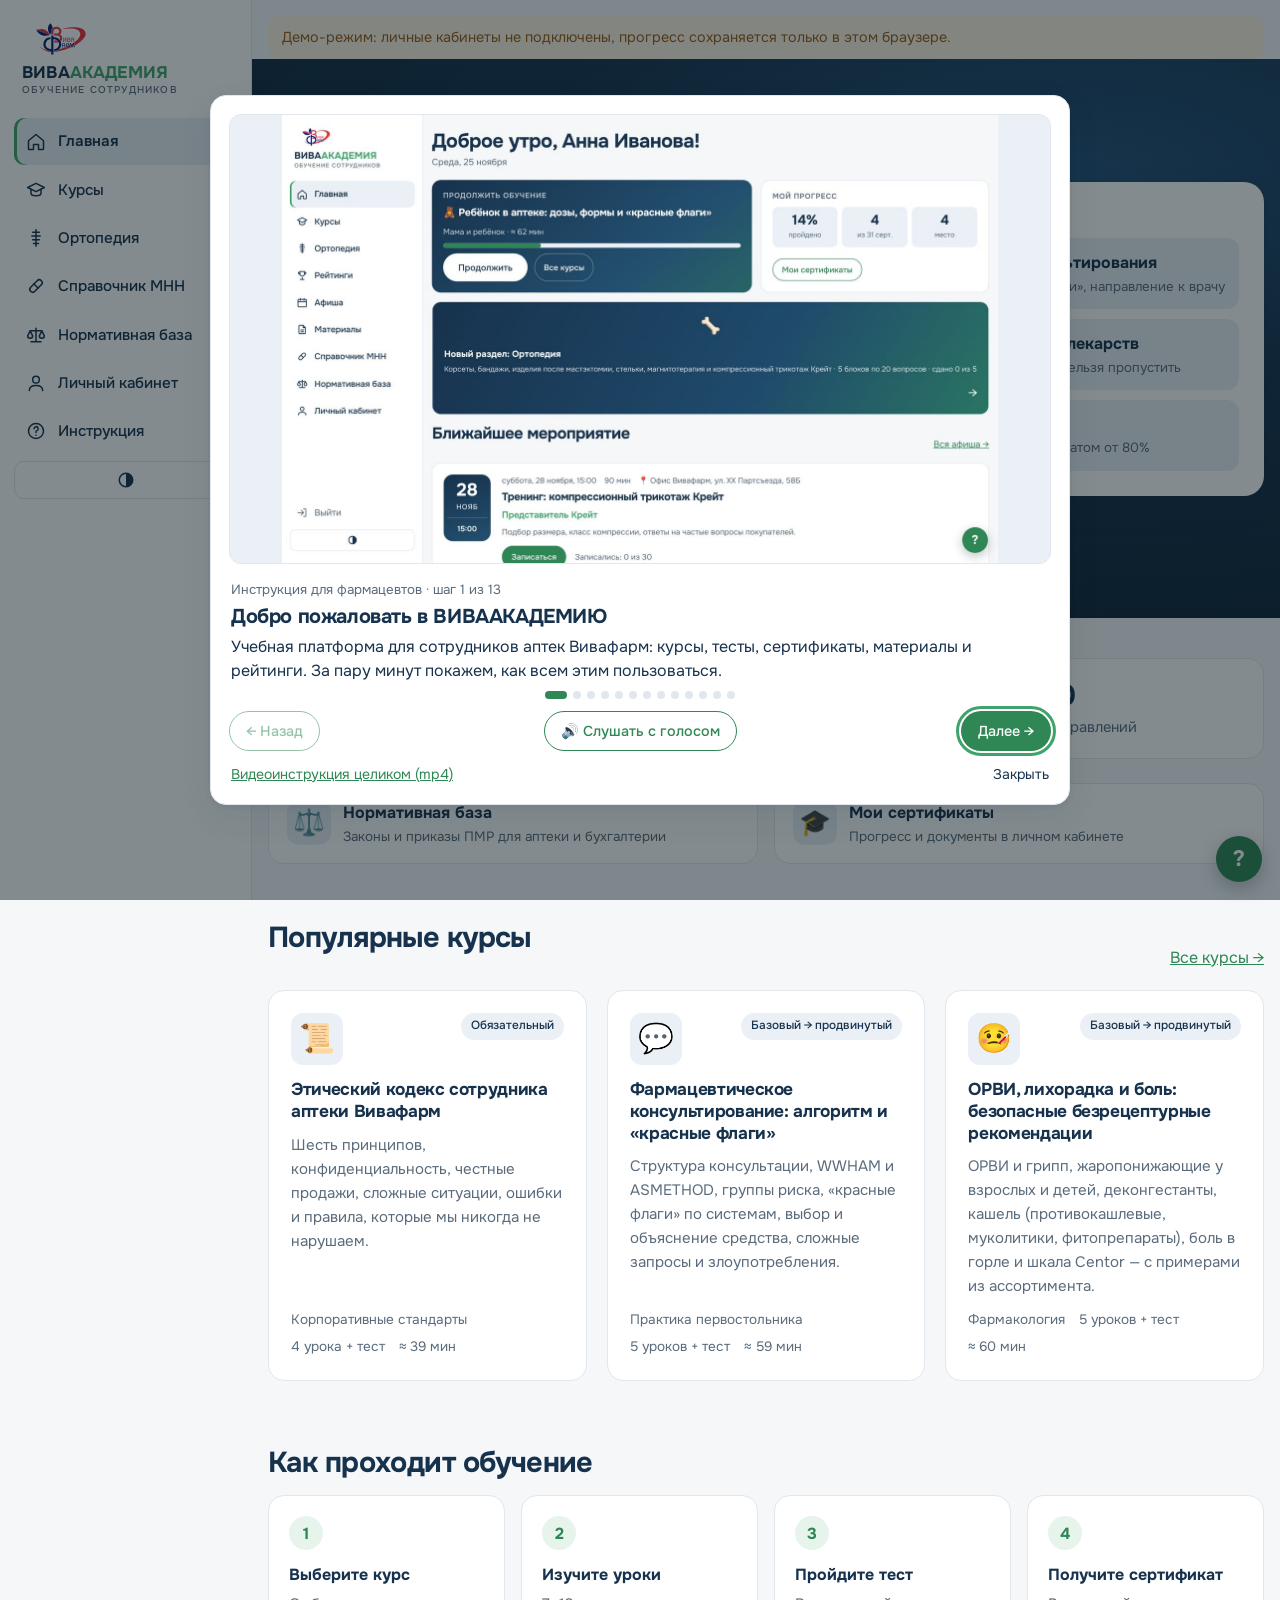
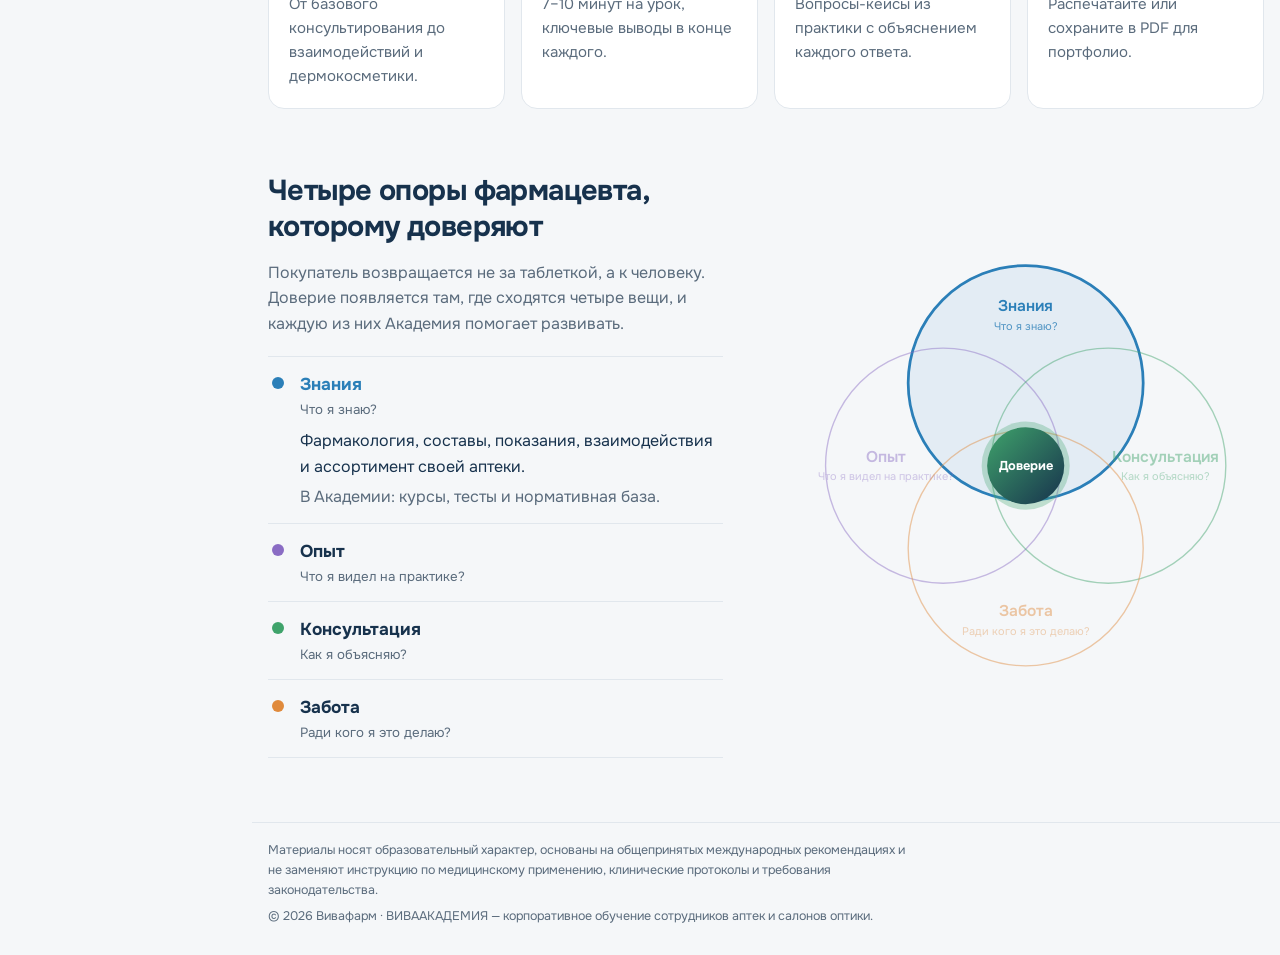
<file: academy/index.html>
<!DOCTYPE html>
<html lang="ru">
<head>
  <meta charset="UTF-8">
  <meta name="viewport" content="width=device-width, initial-scale=1, viewport-fit=cover">
  <title>ВИВААКАДЕМИЯ — обучение сотрудников Вивафарм</title>
  <meta name="description" content="ВИВААКАДЕМИЯ — обучающая платформа сети аптек «Вивафарм»: курсы для фармацевтов и провизоров, тесты и сертификаты.">
  <meta name="theme-color" content="#17324d">
  <link rel="icon" type="image/svg+xml" href="img/logo-vivafarm.svg">
  <link rel="manifest" href="manifest.webmanifest">
  <link rel="apple-touch-icon" href="img/icon-180.png">
  <meta name="apple-mobile-web-app-capable" content="yes">
  <meta name="mobile-web-app-capable" content="yes">
  <meta name="apple-mobile-web-app-title" content="ВиваАкадемия">
  <meta name="apple-mobile-web-app-status-bar-style" content="default">
  <link rel="preconnect" href="https://fonts.googleapis.com">
  <link rel="preconnect" href="https://fonts.gstatic.com" crossorigin>
  <link href="https://fonts.googleapis.com/css2?family=Onest:wght@400;500;600;700&display=swap" rel="stylesheet">
  <link rel="stylesheet" href="css/style.css?v=__VERSION__">
</head>
<body>
  <a class="skip" href="#app">Перейти к содержанию</a>

  <header class="topbar">
    <div class="wrap topbar__inner">
      <a class="logo" href="#/" aria-label="ВИВААКАДЕМИЯ — на главную">
        <img class="logo__img" src="img/logo-vivafarm.svg" alt="Вивафарм" width="88" height="38">
        <span class="logo__divider" aria-hidden="true"></span>
        <span class="logo__text">ВИВА<b>АКАДЕМИЯ</b><small>обучение сотрудников</small></span>
      </a>
      <button class="menu-btn" aria-expanded="false" aria-controls="nav" aria-label="Меню">
        <span></span><span></span><span></span>
      </button>
      <nav id="nav" class="nav">
        <a href="#/" data-nav="home"><svg class="ico" viewBox="0 0 24 24" aria-hidden="true"><path d="M3 10.5 12 3l9 7.5V20a1 1 0 0 1-1 1h-5v-6h-6v6H4a1 1 0 0 1-1-1z"/></svg><span>Главная</span></a>
        <a href="#/courses" data-nav="courses"><svg class="ico" viewBox="0 0 24 24" aria-hidden="true"><path d="M2 9l10-5 10 5-10 5z"/><path d="M6 11.2V16c0 1.6 2.7 3 6 3s6-1.4 6-3v-4.8"/></svg><span>Курсы</span></a>
        <a href="#/ortho" data-nav="ortho"><svg class="ico" viewBox="0 0 24 24" aria-hidden="true"><path d="M12 2v20"/><path d="M8 5h8M7 9.5h10M8 14h8M9 18.5h6"/></svg><span>Ортопедия</span></a>
        <a href="#/sales" data-nav="sales"><svg class="ico" viewBox="0 0 24 24" aria-hidden="true"><path d="M8 21h8M12 17v4M7 4h10v5a5 5 0 0 1-10 0z"/><path d="M7 6H4a3 3 0 0 0 3 4M17 6h3a3 3 0 0 1-3 4"/></svg><span>Рейтинги</span></a>
        <a href="#/events" data-nav="events"><svg class="ico" viewBox="0 0 24 24" aria-hidden="true"><rect x="3" y="5" width="18" height="16" rx="2"/><path d="M3 10h18M8 3v4M16 3v4"/></svg><span>Афиша</span></a>
        <a href="#/materials" data-nav="materials"><svg class="ico" viewBox="0 0 24 24" aria-hidden="true"><path d="M14 3H7a2 2 0 0 0-2 2v14a2 2 0 0 0 2 2h10a2 2 0 0 0 2-2V8z"/><path d="M14 3v5h5M9 13h6M9 17h6"/></svg><span>Материалы</span></a>
        <a href="#/drugs" data-nav="drugs"><svg class="ico" viewBox="0 0 24 24" aria-hidden="true"><rect x="3" y="8.5" width="18" height="7" rx="3.5" transform="rotate(-45 12 12)"/><path d="M9.5 9.5l5 5"/></svg><span>Справочник МНН</span></a>
        <a href="#/law" data-nav="law"><svg class="ico" viewBox="0 0 24 24" aria-hidden="true"><path d="M12 4v16M6 20h12M5 7h14"/><path d="M5 7l-3 6a3 3 0 0 0 6 0zM19 7l-3 6a3 3 0 0 0 6 0z"/></svg><span>Нормативная база</span></a>
        <a href="#/profile" data-nav="profile"><svg class="ico" viewBox="0 0 24 24" aria-hidden="true"><circle cx="12" cy="8" r="4"/><path d="M4 21c0-4 3.6-6 8-6s8 2 8 6"/></svg><span>Личный кабинет</span></a>
        <a href="#/admin" data-nav="admin" hidden><svg class="ico" viewBox="0 0 24 24" aria-hidden="true"><path d="M4 20V11M10 20V5M16 20v-6M21 20H3"/></svg><span>Руководителю</span></a>
        <a href="#/help" data-nav="help"><svg class="ico" viewBox="0 0 24 24" aria-hidden="true"><circle cx="12" cy="12" r="9"/><path d="M9.6 9.3a2.5 2.5 0 1 1 3.4 2.3c-.6.3-1 .8-1 1.5v.6M12 17h.01"/></svg><span>Инструкция</span></a>
        <button class="nav-logout" type="button" hidden><svg class="ico" viewBox="0 0 24 24" aria-hidden="true"><path d="M15 4h4a1 1 0 0 1 1 1v14a1 1 0 0 1-1 1h-4M10 17l5-5-5-5M15 12H3"/></svg><span>Выйти</span></button>
        <button class="theme-btn" type="button" aria-label="Сменить тему"><svg viewBox="0 0 24 24" width="18" height="18" aria-hidden="true"><circle cx="12" cy="12" r="9" fill="none" stroke="currentColor" stroke-width="2"/><path d="M12 3a9 9 0 0 1 0 18z" fill="currentColor"/></svg></button>
      </nav>
    </div>
  </header>

  <main id="app" tabindex="-1"></main>

  <!-- Нижняя панель на телефоне: главное в одно касание -->
  <nav class="tabbar" aria-label="Быстрое меню">
    <a href="#/" data-nav="home"><svg class="ico" viewBox="0 0 24 24" aria-hidden="true"><path d="M3 10.5 12 3l9 7.5V20a1 1 0 0 1-1 1h-5v-6h-6v6H4a1 1 0 0 1-1-1z"/></svg><span>Главная</span></a>
    <a href="#/courses" data-nav="courses"><svg class="ico" viewBox="0 0 24 24" aria-hidden="true"><path d="M2 9l10-5 10 5-10 5z"/><path d="M6 11.2V16c0 1.6 2.7 3 6 3s6-1.4 6-3v-4.8"/></svg><span>Курсы</span></a>
    <a href="#/events" data-nav="events"><svg class="ico" viewBox="0 0 24 24" aria-hidden="true"><rect x="3" y="5" width="18" height="16" rx="2"/><path d="M3 10h18M8 3v4M16 3v4"/></svg><span>Афиша</span></a>
    <a href="#/materials" data-nav="materials"><svg class="ico" viewBox="0 0 24 24" aria-hidden="true"><path d="M14 3H7a2 2 0 0 0-2 2v14a2 2 0 0 0 2 2h10a2 2 0 0 0 2-2V8z"/><path d="M14 3v5h5M9 13h6M9 17h6"/></svg><span>Материалы</span></a>
    <a href="#/profile" data-nav="profile"><svg class="ico" viewBox="0 0 24 24" aria-hidden="true"><circle cx="12" cy="8" r="4"/><path d="M4 21c0-4 3.6-6 8-6s8 2 8 6"/></svg><span>Профиль</span></a>
  </nav>

  <footer class="footer">
    <div class="wrap footer__inner">
      <div class="footer__col">
        <h4>Обучение</h4>
        <a href="#/courses">Каталог курсов</a>
        <a href="#/profile">Личный кабинет</a>
        <a href="#/law">Нормативная база</a>
        <a href="#/law/buh">Бухгалтерия: касса и налоги</a>
      </div>
      <div class="footer__col">
        <h4>Вивафарм</h4>
        <a href="https://vivafarm.md" target="_blank" rel="noopener">Сайт сети аптек</a>
        <a href="https://vivafarm.md/catalog/" target="_blank" rel="noopener">Каталог товаров</a>
        <a href="https://vivafarm.md/contacts/stores/" target="_blank" rel="noopener">Список аптек</a>
      </div>
      <div class="footer__col footer__contacts">
        <h4>Контакты</h4>
        <a href="tel:1545">Телефон: 15-45</a>
        <a href="mailto:office@vivafarm.md">office@vivafarm.md</a>
        <span>г. Тирасполь, ул. XX Партсъезда, 58Б</span>
      </div>
      <p class="disclaimer">Материалы носят образовательный характер, основаны на общепринятых международных рекомендациях и не заменяют инструкцию по медицинскому применению, клинические протоколы и требования законодательства.</p>
      <p class="footer__copy">© 2026 Вивафарм · ВИВААКАДЕМИЯ — корпоративное обучение сотрудников аптек и салонов оптики.</p>
    </div>
  </footer>

  <button type="button" class="help-fab no-print" data-guide-open aria-label="Инструкция: как пользоваться сайтом" title="Как пользоваться сайтом">?</button>
  <dialog id="modal" class="modal"></dialog>
  <div id="toast" class="toast" role="status" aria-live="polite"></div>

  <script>window.APP_VERSION = '__VERSION__';</script>
  <script src="js/data.js?v=__VERSION__"></script>
  <script src="js/data-pro.js?v=__VERSION__"></script>
  <script src="js/data-viva.js?v=__VERSION__"></script>
  <script src="js/data-ortho.js?v=__VERSION__"></script>
  <script src="js/law.js?v=__VERSION__"></script>
  <script src="js/team.js?v=__VERSION__"></script>
  <script src="js/interactions.js?v=__VERSION__"></script>
  <script src="js/app.js?v=__VERSION__"></script>
</body>
</html>
</file>
<file: academy/css/style.css>
:root {
  --bg: #f7f7f7;
  --surface: #ffffff;
  --surface-2: #f2f3f6;
  --text: #333333;
  --heading: #1f1f1f;
  --muted: #6b6b6b;
  --border: #e5e5e5;
  --brand: #eb303a;
  --primary: #d1232e;
  --primary-strong: #ad1b25;
  --primary-soft: #fdecee;
  --on-primary: #ffffff;
  --navy: #001f7a;
  --navy-soft: #e9edf8;
  --accent: #23874f;
  --accent-soft: #e5f4eb;
  --warn: #b4540f;
  --warn-soft: #fdf1e6;
  --danger: #c4161c;
  --hero-bg: linear-gradient(115deg, #f6f1ea 0%, #fbf9f6 55%, #efe9e1 100%);
  --footer-bg: #333333;
  --shadow: 0 2px 4px rgba(0, 0, 0, .04), 0 10px 28px rgba(0, 0, 0, .07);
  --radius: 8px;
  --font-head: 'Montserrat', Arial, sans-serif;
  --font-body: 'Montserrat', Arial, sans-serif;
  color-scheme: light;
}

@media (prefers-color-scheme: dark) {
  :root:not([data-theme="light"]) {
    --bg: #121318;
    --surface: #1b1d24;
    --surface-2: #242731;
    --text: #e8e8ec;
    --heading: #f4f4f6;
    --muted: #a5a8b3;
    --border: #30333e;
    --brand: #ff5a62;
    --primary: #ff5a62;
    --primary-strong: #ff8086;
    --primary-soft: #3b1d21;
    --on-primary: #1b0a0c;
    --navy: #9db0ff;
    --navy-soft: #20263d;
    --accent: #52c785;
    --accent-soft: #16301f;
    --warn: #f0a062;
    --warn-soft: #3a2616;
    --danger: #ff7b80;
    --hero-bg: linear-gradient(115deg, #1d1b1a 0%, #18191d 55%, #1f1c1a 100%);
    --footer-bg: #0c0d10;
    --shadow: 0 2px 4px rgba(0, 0, 0, .3), 0 10px 28px rgba(0, 0, 0, .3);
    color-scheme: dark;
  }
}
:root[data-theme="dark"] {
  --bg: #121318;
  --surface: #1b1d24;
  --surface-2: #242731;
  --text: #e8e8ec;
  --heading: #f4f4f6;
  --muted: #a5a8b3;
  --border: #30333e;
  --brand: #ff5a62;
  --primary: #ff5a62;
  --primary-strong: #ff8086;
  --primary-soft: #3b1d21;
  --on-primary: #1b0a0c;
  --navy: #9db0ff;
  --navy-soft: #20263d;
  --accent: #52c785;
  --accent-soft: #16301f;
  --warn: #f0a062;
  --warn-soft: #3a2616;
  --danger: #ff7b80;
  --hero-bg: linear-gradient(115deg, #1d1b1a 0%, #18191d 55%, #1f1c1a 100%);
  --footer-bg: #0c0d10;
  --shadow: 0 2px 4px rgba(0, 0, 0, .3), 0 10px 28px rgba(0, 0, 0, .3);
  color-scheme: dark;
}

* { box-sizing: border-box; }
html { -webkit-text-size-adjust: 100%; }
body {
  margin: 0;
  background: var(--bg);
  color: var(--text);
  font: 16px/1.6 var(--font-body);
  min-height: 100vh;
  display: flex;
  flex-direction: column;
}
main { flex: 1; outline: none; }
h1, h2, h3 { font-family: var(--font-head); line-height: 1.25; margin: 0 0 .5em; }
h1 { font-size: clamp(1.8rem, 4.5vw, 2.8rem); letter-spacing: -.01em; }
h2 { font-size: clamp(1.35rem, 3vw, 1.8rem); }
h3 { font-size: 1.12rem; margin-top: 1.6em; }
p { margin: 0 0 1em; }
a { color: var(--primary); }
img { max-width: 100%; }
.muted { color: var(--muted); }
.wrap { max-width: 1120px; margin: 0 auto; padding: 0 16px; }
.narrow { max-width: 780px; }

.skip { position: absolute; left: -999px; top: 8px; background: var(--primary); color: #fff; padding: 8px 12px; border-radius: 8px; z-index: 100; }
.skip:focus { left: 8px; }
:focus-visible { outline: 3px solid var(--primary); outline-offset: 2px; border-radius: 6px; }

/* ── Header ── */
.topbar {
  position: sticky; top: 0; z-index: 20;
  background: color-mix(in srgb, var(--surface) 88%, transparent);
  backdrop-filter: blur(10px);
  border-bottom: 1px solid var(--border);
}
.topbar__inner { display: flex; align-items: center; justify-content: space-between; height: 64px; }
.logo { display: flex; align-items: center; gap: 10px; text-decoration: none; color: var(--text); }
.logo__mark { color: var(--primary); display: flex; }
.logo__text { font-family: var(--font-head); font-size: 1.15rem; font-weight: 600; }
.logo__text b { color: var(--primary); font-weight: 700; }
.nav { display: flex; align-items: center; gap: 4px; }
.nav a {
  text-decoration: none; color: var(--muted); font-weight: 500;
  padding: 8px 14px; border-radius: 10px;
}
.nav a:hover { color: var(--text); background: var(--surface-2); }
.nav a.active { color: var(--primary); background: var(--primary-soft); }
.theme-btn {
  border: 1px solid var(--border); background: var(--surface); color: var(--text);
  width: 38px; height: 38px; border-radius: 10px; cursor: pointer; margin-left: 6px;
  display: inline-grid; place-items: center;
}
.menu-btn { display: none; background: none; border: 0; padding: 8px; cursor: pointer; }
.menu-btn span { display: block; width: 22px; height: 2px; background: var(--text); margin: 5px 0; border-radius: 2px; }

@media (max-width: 1300px) {
  .menu-btn { display: block; }
  .nav {
    position: absolute; top: 64px; left: 0; right: 0;
    flex-direction: column; align-items: stretch; gap: 0;
    background: var(--surface); border-bottom: 1px solid var(--border);
    padding: 8px 16px 16px; display: none;
  }
  .nav.open { display: flex; }
  .nav a { padding: 12px; }
  .theme-btn { margin: 8px 0 0; width: 100%; }
}

/* ── Buttons ── */
.btn {
  display: inline-flex; align-items: center; justify-content: center; gap: 8px;
  font: 600 .98rem var(--font-body);
  padding: 12px 22px; border-radius: 12px; border: 1px solid transparent;
  cursor: pointer; text-decoration: none; transition: transform .15s, background .15s;
}
.btn:active { transform: translateY(1px); }
.btn--primary { background: var(--primary); color: var(--on-primary); }
.btn--primary:hover { background: var(--primary-strong); }
.btn--ghost { background: var(--surface); color: var(--text); border-color: var(--border); }
.btn--ghost:hover { background: var(--surface-2); }
.btn--sm { padding: 8px 14px; font-size: .9rem; border-radius: 10px; }
.btn[disabled] { opacity: .5; cursor: not-allowed; }
.btn-row { display: flex; flex-wrap: wrap; gap: 12px; }

/* ── Hero ── */
.hero { padding: 56px 0 40px; }
.hero__grid { display: grid; grid-template-columns: 1.15fr .85fr; gap: 40px; align-items: center; }
.eyebrow {
  display: inline-block; font-size: .82rem; font-weight: 600; letter-spacing: .04em; text-transform: uppercase;
  color: var(--accent); background: var(--accent-soft); padding: 6px 12px; border-radius: 999px; margin-bottom: 16px;
}
.hero p.lead { font-size: 1.15rem; color: var(--muted); max-width: 560px; margin-bottom: 28px; }
.hero__card {
  background: var(--surface); border: 1px solid var(--border); border-radius: 24px; padding: 24px;
  box-shadow: var(--shadow);
}
.hero__card h3 { margin-top: 0; }
.mini-list { list-style: none; padding: 0; margin: 0; display: grid; gap: 10px; }
.mini-list li { display: flex; gap: 12px; align-items: center; padding: 12px; background: var(--surface-2); border-radius: 12px; }
.mini-list .ico { font-size: 1.4rem; }
.mini-list small { display: block; color: var(--muted); }
@media (max-width: 860px) { .hero__grid { grid-template-columns: 1fr; } .hero { padding-top: 32px; } }

.stats { display: grid; grid-template-columns: repeat(4, 1fr); gap: 16px; margin: 8px 0 56px; }
.stat { background: var(--surface); border: 1px solid var(--border); border-radius: var(--radius); padding: 18px; }
.stat b { display: block; font: 700 1.8rem var(--font-head); color: var(--primary); }
.stat span { color: var(--muted); font-size: .92rem; }
@media (max-width: 720px) { .stats { grid-template-columns: repeat(2, 1fr); } }

.section { margin-bottom: 64px; }
.section__head { display: flex; justify-content: space-between; align-items: end; gap: 16px; flex-wrap: wrap; margin-bottom: 20px; }
.section__head p { margin: 0; color: var(--muted); }

.how { display: grid; grid-template-columns: repeat(4, 1fr); gap: 16px; counter-reset: how; }
.how div { background: var(--surface); border: 1px solid var(--border); border-radius: var(--radius); padding: 20px; position: relative; }
.how div::before {
  counter-increment: how; content: counter(how);
  display: inline-grid; place-items: center; width: 34px; height: 34px; border-radius: 10px;
  background: var(--primary-soft); color: var(--primary); font: 700 1rem var(--font-head); margin-bottom: 12px;
}
.how b { display: block; margin-bottom: 4px; }
.how p { margin: 0; color: var(--muted); font-size: .94rem; }
@media (max-width: 860px) { .how { grid-template-columns: 1fr 1fr; } }
@media (max-width: 520px) { .how { grid-template-columns: 1fr; } }

/* ── Courses grid ── */
.filters { display: flex; flex-wrap: wrap; gap: 8px; margin-bottom: 16px; }
.chip {
  border: 1px solid var(--border); background: var(--surface); color: var(--text);
  padding: 8px 14px; border-radius: 999px; cursor: pointer; font: 500 .9rem var(--font-body);
}
.chip[aria-pressed="true"] { background: var(--primary); border-color: var(--primary); color: var(--on-primary); }
.search {
  width: 100%; max-width: 420px; padding: 12px 16px; border-radius: 12px;
  border: 1px solid var(--border); background: var(--surface); color: var(--text); font: inherit; margin-bottom: 16px;
}
.grid { display: grid; grid-template-columns: repeat(auto-fill, minmax(300px, 1fr)); gap: 20px; }
@media (max-width: 360px) { .grid { grid-template-columns: 1fr; } }
.card {
  background: var(--surface); border: 1px solid var(--border); border-radius: var(--radius);
  padding: 22px; display: flex; flex-direction: column; gap: 10px;
  text-decoration: none; color: inherit; transition: transform .15s, box-shadow .15s, border-color .15s;
}
.card:hover { transform: translateY(-2px); box-shadow: var(--shadow); border-color: var(--primary); }
.card__top { display: flex; justify-content: space-between; align-items: start; gap: 8px; }
.card__icon { font-size: 1.8rem; width: 52px; height: 52px; display: grid; place-items: center; background: var(--surface-2); border-radius: 14px; }
.card h3 { margin: 4px 0 0; font-size: 1.08rem; }
.card p { margin: 0; color: var(--muted); font-size: .94rem; flex: 1; }
.meta { display: flex; flex-wrap: wrap; gap: 6px 14px; color: var(--muted); font-size: .85rem; }
.badge { font-size: .76rem; font-weight: 600; padding: 4px 10px; border-radius: 999px; background: var(--primary-soft); color: var(--primary); white-space: nowrap; }
.badge--done { background: var(--accent-soft); color: var(--accent); }
.empty { padding: 40px; text-align: center; color: var(--muted); background: var(--surface); border: 1px dashed var(--border); border-radius: var(--radius); }

.progress { height: 8px; background: var(--surface-2); border-radius: 99px; overflow: hidden; }
.progress > i { display: block; height: 100%; background: var(--accent); border-radius: 99px; transition: width .4s; }

/* ── Course page ── */
.crumbs { font-size: .9rem; color: var(--muted); margin: 24px 0 16px; }
.crumbs a { color: var(--muted); }
.course-head {
  background: var(--surface); border: 1px solid var(--border); border-radius: 24px; padding: 28px;
  display: grid; grid-template-columns: 1fr 280px; gap: 28px; margin-bottom: 28px;
}
.course-head .card__icon { width: 64px; height: 64px; font-size: 2.2rem; margin-bottom: 12px; }
.course-head aside { background: var(--surface-2); border-radius: var(--radius); padding: 20px; align-self: start; }
.course-head aside .btn { width: 100%; margin-top: 14px; }
@media (max-width: 820px) { .course-head { grid-template-columns: 1fr; padding: 20px; } }

.lesson-list { list-style: none; padding: 0; margin: 0 0 28px; display: grid; gap: 10px; }
.lesson-list a {
  display: flex; align-items: center; gap: 14px; padding: 16px 18px;
  background: var(--surface); border: 1px solid var(--border); border-radius: 14px;
  text-decoration: none; color: var(--text);
}
.lesson-list a:hover { border-color: var(--primary); }
.lesson-num {
  flex: none; width: 36px; height: 36px; border-radius: 50%; display: grid; place-items: center;
  background: var(--surface-2); color: var(--muted); font-weight: 600;
}
.done .lesson-num { background: var(--accent); color: var(--on-primary); }
.lesson-list .t { flex: 1; }
.lesson-list small { color: var(--muted); }
.quiz-link .lesson-num { background: var(--primary-soft); color: var(--primary); }

/* ── Lesson ── */
.lesson { background: var(--surface); border: 1px solid var(--border); border-radius: 24px; padding: clamp(20px, 4vw, 40px); margin-bottom: 24px; }
.lesson h1 { font-size: clamp(1.5rem, 3.5vw, 2.1rem); }
.lesson ul, .lesson ol { padding-left: 1.3em; }
.lesson li { margin-bottom: .4em; }
.note { background: var(--primary-soft); border-left: 4px solid var(--primary); padding: 14px 18px; border-radius: 10px; margin: 20px 0; }
.note.warn { background: var(--warn-soft); border-color: var(--warn); }
.flags li::marker { content: '⚑  '; color: var(--danger); }
.steps { display: grid; gap: 8px; margin: 16px 0; }
.step { display: flex; flex-wrap: wrap; gap: 4px 10px; align-items: baseline; padding: 12px 16px; background: var(--surface-2); border-radius: 12px; }
.step b { color: var(--primary); font-family: var(--font-head); }
.step span { color: var(--muted); }
.dialog { border: 1px solid var(--border); border-radius: 14px; padding: 16px 18px; margin: 16px 0; background: var(--bg); }
.dialog p { margin: 0 0 .6em; }
.dialog p:last-child { margin: 0; }
.dialog em { font-style: normal; font-weight: 600; color: var(--primary); }
.pair { padding: 14px 16px; border: 1px solid var(--border); border-radius: 12px; margin-bottom: 10px; }
.pair b { display: block; color: var(--danger); margin-bottom: 2px; }
.pair span { color: var(--muted); }
.takeaways { background: var(--accent-soft); border-radius: var(--radius); padding: 20px 24px; margin-top: 28px; }
.takeaways h3 { margin-top: 0; color: var(--accent); }
.takeaways ul { margin: 0; }
.lesson-nav { display: flex; justify-content: space-between; gap: 12px; flex-wrap: wrap; margin-bottom: 48px; }

/* ── Quiz ── */
.quiz { background: var(--surface); border: 1px solid var(--border); border-radius: 24px; padding: clamp(20px, 4vw, 36px); margin-bottom: 48px; }
.quiz__top { display: flex; justify-content: space-between; color: var(--muted); font-size: .9rem; margin-bottom: 10px; }
.quiz .progress { margin-bottom: 24px; }
.quiz h2 { font-size: 1.3rem; }
.options { display: grid; gap: 10px; margin: 20px 0; }
.option {
  text-align: left; padding: 14px 16px; border-radius: 12px; border: 2px solid var(--border);
  background: var(--surface); color: var(--text); font: inherit; cursor: pointer;
}
.option:hover:not([disabled]) { border-color: var(--primary); }
.option.correct { border-color: var(--accent); background: var(--accent-soft); }
.option.wrong { border-color: var(--danger); background: var(--warn-soft); }
.option[disabled] { cursor: default; }
.explain { padding: 14px 16px; border-radius: 12px; background: var(--surface-2); margin-bottom: 20px; }
.result { text-align: center; padding: 12px 0; }
.result__score { font: 700 3.4rem var(--font-head); color: var(--primary); }
.result.pass .result__score { color: var(--accent); }

/* ── Profile ── */
.profile-grid { display: grid; grid-template-columns: 320px 1fr; gap: 24px; margin: 24px 0 48px; align-items: start; }
@media (max-width: 860px) { .profile-grid { grid-template-columns: 1fr; } }
.panel { background: var(--surface); border: 1px solid var(--border); border-radius: var(--radius); padding: 22px; }
.panel h3 { margin-top: 0; }
.field { display: grid; gap: 6px; margin-bottom: 14px; }
.field input {
  padding: 12px 14px; border-radius: 10px; border: 1px solid var(--border); background: var(--bg); color: var(--text); font: inherit;
}
.ring { width: 140px; height: 140px; margin: 8px auto 16px; display: block; }
.row-list { list-style: none; padding: 0; margin: 0; display: grid; gap: 10px; }
.row-list li { display: flex; align-items: center; gap: 14px; padding: 14px; border: 1px solid var(--border); border-radius: 12px; flex-wrap: wrap; }
.row-list .grow { flex: 1; min-width: 180px; }
.row-list .progress { margin-top: 8px; }

/* ── Certificate ── */
.cert-wrap { padding: 24px 0 48px; }
.cert {
  background: #fffdf8; color: #17313d; max-width: 900px; margin: 0 auto 24px;
  border: 10px solid #13708a; outline: 2px solid #c9a24a; outline-offset: -22px;
  padding: clamp(28px, 6vw, 64px); text-align: center; border-radius: 6px;
}
.cert .logo__text { font-size: 1.4rem; }
.cert .logo__text b { color: #13708a; }
.cert h1 { font-size: clamp(1.6rem, 5vw, 2.6rem); color: #13708a; margin: 20px 0 6px; letter-spacing: .06em; text-transform: uppercase; }
.cert .name { font: 600 clamp(1.4rem, 4vw, 2.2rem) var(--font-head); border-bottom: 2px solid #c9a24a; display: inline-block; padding: 0 20px 6px; margin: 16px 0; }
.cert .course { font-size: 1.2rem; font-weight: 600; margin: 8px 0 24px; }
.cert .cert__foot { display: flex; justify-content: space-between; gap: 16px; flex-wrap: wrap; font-size: .9rem; color: #5b7380; margin-top: 32px; }

.toast {
  position: fixed; left: 50%; bottom: 24px; transform: translateX(-50%) translateY(120px);
  background: var(--text); color: var(--bg); padding: 12px 20px; border-radius: 12px; font-weight: 500;
  transition: transform .3s, opacity .3s; z-index: 50; max-width: calc(100% - 32px);
  opacity: 0; visibility: hidden;
}
.toast.show { transform: translateX(-50%) translateY(0); opacity: 1; visibility: visible; }

/* ── Footer ── */
.footer { border-top: 1px solid var(--border); background: var(--surface); padding: 28px 0; margin-top: auto; }
.footer__inner { display: grid; grid-template-columns: 1fr 2fr; gap: 24px; }
.footer p { margin: 6px 0 0; font-size: .9rem; }
.disclaimer { color: var(--muted); }
@media (max-width: 720px) { .footer__inner { grid-template-columns: 1fr; } }

@media print {
  .topbar, .footer, .no-print, .toast, .skip { display: none !important; }
  body { background: #fff; }
  .cert-wrap { padding: 0; }
  .cert { margin: 0; max-width: none; }
}

@media (prefers-reduced-motion: reduce) {
  * { transition: none !important; }
}

/* ── Личные кабинеты ── */
.nav-logout {
  border: 0; background: none; color: var(--muted); font: 500 1rem var(--font-body);
  padding: 8px 14px; border-radius: 10px; cursor: pointer;
}
.nav-logout:hover { color: var(--text); background: var(--surface-2); }
[hidden] { display: none !important; }
.small { font-size: .88rem; }
.btn--block { width: 100%; }
.btn--danger { background: var(--danger); color: var(--on-primary); }
.demo-banner {
  margin: 16px 0 0; padding: 10px 14px; border-radius: 12px;
  background: var(--warn-soft); color: var(--warn); font-size: .9rem;
}
.form-error { margin: 0 0 12px; padding: 10px 14px; border-radius: 10px; background: var(--warn-soft); color: var(--danger); font-size: .92rem; }
.auth { padding: 40px 16px 64px; display: flex; justify-content: center; }
.auth__panel { width: 100%; max-width: 440px; padding: 28px; }
.auth__panel h1 { font-size: 1.6rem; }
.auth__alt { margin: 18px 0 0; text-align: center; color: var(--muted); }
.field input, .field textarea, .field select, .toolbar select, .toolbar .search {
  width: 100%; padding: 11px 14px; border-radius: 10px; border: 1px solid var(--border);
  background: var(--bg); color: var(--text); font: inherit;
}
.field textarea { resize: vertical; font-size: .92rem; }
.field label { font-weight: 500; font-size: .94rem; }
.field-row { display: grid; grid-template-columns: 1fr 1fr; gap: 12px; }
@media (max-width: 520px) { .field-row { grid-template-columns: 1fr; } }
.input-with-btn { display: flex; gap: 8px; }
.input-with-btn input { flex: 1; min-width: 0; }
.check { display: flex; align-items: center; gap: 8px; margin-bottom: 14px; cursor: pointer; }
.check input { width: 18px; height: 18px; accent-color: var(--primary); }
.panel-details { margin-top: 16px; border-top: 1px solid var(--border); padding-top: 12px; }
.panel-details summary { cursor: pointer; font-weight: 500; margin-bottom: 12px; }
.cert__verify { font-size: .78rem; color: #5b7380; margin: 14px 0 0; word-break: break-all; }
code { background: var(--surface-2); padding: 1px 6px; border-radius: 6px; font-size: .9em; }

/* Кабинет руководителя */
.admin-grid { display: grid; grid-template-columns: 1fr 300px; gap: 20px; margin-bottom: 48px; align-items: start; }
.admin-side { display: grid; gap: 20px; }
@media (max-width: 1000px) { .admin-grid { grid-template-columns: 1fr; } }
.toolbar { display: grid; grid-template-columns: 1fr 180px 160px; gap: 10px; margin-bottom: 8px; }
.toolbar .search { max-width: none; margin: 0; }
@media (max-width: 720px) { .toolbar { grid-template-columns: 1fr; } }
.table-wrap { overflow-x: auto; margin: 0 -22px -22px; padding: 0 22px 22px; }
.table { width: 100%; border-collapse: collapse; min-width: 680px; font-size: .94rem; }
.table th { text-align: left; font-weight: 600; color: var(--muted); font-size: .82rem; text-transform: uppercase; letter-spacing: .03em; padding: 10px 8px; border-bottom: 1px solid var(--border); }
.table td { padding: 12px 8px; border-bottom: 1px solid var(--border); vertical-align: top; }
.table td small { display: block; color: var(--muted); font-size: .82rem; }
.table .t-progress { min-width: 120px; }
.table .t-progress span { display: block; font-weight: 600; margin-bottom: 4px; }
.table .t-num { white-space: nowrap; }
.table .t-actions { text-align: right; }
.table tr.is-blocked td { opacity: .55; }
.detail-row td { background: var(--surface-2); }
.link-btn { background: none; border: 0; padding: 0; color: var(--text); font: inherit; cursor: pointer; text-align: left; }
.link-btn:hover { color: var(--primary); text-decoration: underline; }
.detail-list { list-style: none; margin: 0; padding: 0; display: grid; gap: 8px; }
.detail-list li { display: flex; justify-content: space-between; align-items: center; gap: 10px; flex-wrap: wrap; }
.badge--warn { background: var(--warn-soft); color: var(--warn); }
.branch-list { list-style: none; margin: 0; padding: 0; display: grid; gap: 14px; }
.branch-list small { display: block; color: var(--muted); margin-bottom: 4px; }

.modal {
  border: 1px solid var(--border); border-radius: 20px; padding: 0; width: min(560px, calc(100% - 32px));
  background: var(--surface); color: var(--text); box-shadow: var(--shadow);
}
.modal::backdrop { background: rgba(8, 24, 31, .5); }
.modal__body { padding: 24px; max-height: calc(100vh - 64px); overflow-y: auto; }
.modal__body h2 { margin-bottom: 16px; }
.danger-zone { display: flex; gap: 10px; flex-wrap: wrap; margin-top: 20px; padding-top: 16px; border-top: 1px solid var(--border); }
.cred-list { max-height: 260px; overflow-y: auto; padding-left: 1.2em; font-size: .92rem; }

/* ═════════ Фирменный стиль «Вивафарм» ═════════
   Красный #EB303A и тёмно-синий #001F7A из логотипа, Montserrat,
   строгие формы и прописные кнопки — как на vivafarm.md. */

body { font-size: 15px; line-height: 1.65; }
h1, h2, h3 { color: var(--heading); font-weight: 700; letter-spacing: 0; }
h1 { font-size: clamp(1.7rem, 4vw, 2.5rem); }
a { color: var(--primary); }
:focus-visible { outline-color: var(--brand); }

/* Шапка */
.topbar { background: var(--surface); backdrop-filter: none; }
.topbar__inner { height: 76px; }
.logo { gap: 14px; }
.logo__img { height: 40px; width: auto; display: block; }
.logo__divider { width: 1px; height: 34px; background: var(--border); }
.logo__text { font-size: 1.05rem; font-weight: 700; line-height: 1.1; color: var(--navy); }
.logo__text b { color: var(--brand); }
.logo__text small {
  display: block; font-size: .62rem; font-weight: 500; color: var(--muted);
  text-transform: uppercase; letter-spacing: .12em; margin-top: 3px;
}
@media (max-width: 420px) { .logo__divider, .logo__text small { display: none; } .logo { gap: 10px; } .logo__img { height: 34px; } }
.nav a, .nav-logout { color: var(--text); font-size: .9rem; font-weight: 500; border-radius: 0; padding: 8px 12px; }
.nav a:hover, .nav-logout:hover { background: none; color: var(--brand); }
.nav a.active { background: none; color: var(--brand); box-shadow: inset 0 -2px 0 var(--brand); }
.theme-btn { border-radius: 4px; }
@media (max-width: 1300px) {
  .nav { top: 76px; }
  .nav a.active { box-shadow: inset 3px 0 0 var(--brand); }
}

/* Кнопки */
.btn {
  border-radius: 4px; text-transform: uppercase; letter-spacing: .08em;
  font: 600 .78rem var(--font-body); padding: 15px 26px;
}
.btn--primary { background: var(--primary); color: var(--on-primary); }
.btn--primary:hover { background: var(--primary-strong); }
.btn--ghost { background: transparent; color: var(--primary); border-color: color-mix(in srgb, var(--primary) 45%, transparent); }
.btn--ghost:hover { background: var(--primary-soft); }
.btn--sm { padding: 10px 16px; font-size: .72rem; border-radius: 4px; }
.btn--danger { background: var(--danger); }

/* Первый экран */
.hero { background: var(--hero-bg); padding: 64px 0 56px; margin-bottom: 40px; border-bottom: 1px solid var(--border); }
.eyebrow {
  background: none; padding: 0; border-radius: 0; color: var(--muted);
  font-weight: 500; font-size: .74rem; letter-spacing: .14em; margin-bottom: 18px;
}
.hero p.lead { font-size: 1.12rem; color: var(--text); }
.hero__card { border-radius: var(--radius); box-shadow: var(--shadow); border-color: transparent; }
.mini-list li { border-radius: 6px; }
.stat { border-radius: var(--radius); }
.stat b { color: var(--navy); }

/* Карточки курсов */
.card { border-radius: 6px; }
.card:hover { transform: none; border-color: var(--brand); box-shadow: var(--shadow); }
.card__icon { border-radius: 6px; }
.badge {
  border-radius: 3px; background: var(--navy-soft); color: var(--navy);
  text-transform: uppercase; letter-spacing: .06em; font-size: .66rem; padding: 4px 8px;
}
.badge--done { background: var(--accent-soft); color: var(--accent); }
.badge--warn { background: var(--warn-soft); color: var(--warn); }

/* Фильтры — вкладки с красным подчёркиванием, как «Хит / Советуем / Новинка» */
.filters { gap: 4px 22px; border-bottom: 1px solid var(--border); margin-bottom: 24px; }
.chip {
  border: 0; border-radius: 0; background: none; color: var(--muted);
  padding: 10px 0; font-size: .9rem; font-weight: 500;
}
.chip:hover { color: var(--text); }
.chip[aria-pressed="true"] { background: none; color: var(--heading); box-shadow: inset 0 -2px 0 var(--brand); }
.search { border-radius: 4px; }

.how div { border-radius: var(--radius); }
.how div::before { background: var(--primary-soft); color: var(--brand); border-radius: 4px; }

/* Курс, урок, тест */
.course-head, .lesson, .quiz { border-radius: var(--radius); }
.course-head aside { border-radius: 6px; }
.lesson-list a { border-radius: 6px; }
.lesson-list a:hover { border-color: var(--brand); }
.quiz-link .lesson-num { background: var(--primary-soft); color: var(--brand); }
.note { background: var(--navy-soft); border-left-color: var(--navy); border-radius: 4px; }
.note.warn { background: var(--primary-soft); border-left-color: var(--brand); }
.flags li::marker { color: var(--brand); }
.step { border-radius: 6px; }
.step b { color: var(--navy); }
.dialog { border-radius: 6px; }
.dialog em { color: var(--navy); }
.pair { border-radius: 6px; }
.pair b { color: var(--navy); }
.takeaways { border-radius: 6px; }
.option { border-radius: 6px; border-width: 1px; }
.option:hover:not([disabled]) { border-color: var(--brand); }
.option.correct { border-width: 2px; }
.option.wrong { border-width: 2px; background: var(--primary-soft); }
.result__score { color: var(--navy); }
.panel, .modal { border-radius: var(--radius); }
.field input, .field textarea, .field select, .toolbar select, .toolbar .search { border-radius: 4px; }

/* Сертификат */
.cert { border-color: #001f7a; outline-color: #eb303a; }
.cert h1 { color: #001f7a; }
.cert .logo__img { height: 54px; }
.cert .name { border-bottom-color: #eb303a; color: #1f1f1f; }

/* Тёмная тема: логотип на светлой подложке */
@media (prefers-color-scheme: dark) {
  :root:not([data-theme="light"]) .topbar .logo__img { background: #fff; border-radius: 4px; padding: 3px 5px; }
}
:root[data-theme="dark"] .topbar .logo__img { background: #fff; border-radius: 4px; padding: 3px 5px; }

/* Подвал как на vivafarm.md */
.footer { background: var(--footer-bg); border-top: 0; color: #bdbdbd; padding: 48px 0 28px; }
.footer__inner { grid-template-columns: repeat(3, minmax(0, 1fr)) 1.4fr; gap: 28px 32px; }
.footer__col { display: grid; gap: 10px; align-content: start; }
.footer h4 { margin: 0 0 6px; color: #fff; font: 700 .8rem var(--font-head); text-transform: uppercase; letter-spacing: .06em; }
.footer a { color: #bdbdbd; text-decoration: none; font-size: .88rem; }
.footer a:hover { color: #fff; }
.footer__contacts span { font-size: .88rem; }
.footer .disclaimer { color: #9a9a9a; font-size: .8rem; margin: 0; }
.footer__copy { grid-column: 1 / -1; margin: 12px 0 0; padding-top: 22px; border-top: 1px solid rgba(255, 255, 255, .12); color: #9a9a9a; font-size: .82rem; }
@media (max-width: 860px) { .footer__inner { grid-template-columns: 1fr 1fr; } .footer .disclaimer { grid-column: 1 / -1; } }
@media (max-width: 480px) { .footer__inner { grid-template-columns: 1fr; } }
.cert .logo__text { color: #001f7a; }
.cert .logo__text b { color: #eb303a; }
.cert .logo__divider { background: #d9d9d9; }

/* Листы доступа по аптекам */
.sheet-list { list-style: none; margin: 0; padding: 0; max-height: 320px; overflow-y: auto; border-top: 1px solid var(--border); }
.sheet-list li { display: flex; justify-content: space-between; align-items: center; gap: 10px; padding: 10px 0; border-bottom: 1px solid var(--border); flex-wrap: wrap; }
.sheet-list small { display: block; color: var(--muted); }
.sheet-list .btn-row { gap: 6px; }
#print-sheets { display: none; }
@media print {
  @page { margin: 15mm; }
  body.printing > *:not(#print-sheets) { display: none !important; }
  body.printing #print-sheets { display: block; }
  .sheet { page-break-after: always; break-after: page; color: #000; font-size: 11pt; }
  .sheet:last-child { page-break-after: auto; break-after: auto; }
  .sheet__head { display: flex; align-items: center; gap: 14px; border-bottom: 2px solid #eb303a; padding-bottom: 8px; margin-bottom: 10px; }
  .sheet__head b { display: block; font-size: 14pt; color: #001f7a; }
  .sheet__head span { color: #444; }
  .sheet__steps { margin: 0 0 12px; padding-left: 1.3em; }
  .sheet__table { width: 100%; border-collapse: collapse; }
  .sheet__table th, .sheet__table td { border: 1px solid #999; padding: 5px 8px; text-align: left; }
  .sheet__table th { background: #f2f2f2; }
  .sheet__table td:nth-child(3), .sheet__table td:nth-child(4) { font-family: 'Courier New', monospace; font-size: 11.5pt; }
  .sheet__table tr { page-break-inside: avoid; }
  .sheet__note { margin-top: 10px; font-size: 9pt; color: #444; }
}

/* ═════════ Быстрые ссылки на главной ═════════ */
.quick-links { display: grid; grid-template-columns: repeat(auto-fit, minmax(240px, 1fr)); gap: 16px; margin: -32px 0 56px; }
.quick-link {
  display: grid; grid-template-columns: 44px 1fr; grid-template-rows: auto auto; column-gap: 12px; align-items: center;
  padding: 16px 18px; background: var(--surface); border: 1px solid var(--border); border-radius: var(--radius);
  text-decoration: none; color: var(--text);
}
.quick-link:hover { border-color: var(--brand); box-shadow: var(--shadow); }
.quick-link span { grid-row: 1 / 3; font-size: 1.6rem; width: 44px; height: 44px; display: grid; place-items: center; background: var(--surface-2); border-radius: 6px; }
.quick-link b { color: var(--heading); }
.quick-link small { color: var(--muted); font-size: .84rem; }

/* ═════════ Четыре опоры фармацевта ═════════ */
:root { --pl1: #001f7a; --pl2: #8a6cc4; --pl3: #23874f; --pl4: #eb303a; }
@media (prefers-color-scheme: dark) { :root:not([data-theme="light"]) { --pl1: #9db0ff; --pl2: #b9a2e8; --pl3: #52c785; --pl4: #ff5a62; } }
:root[data-theme="dark"] { --pl1: #9db0ff; --pl2: #b9a2e8; --pl3: #52c785; --pl4: #ff5a62; }
.pillars { display: grid; grid-template-columns: minmax(0, 1fr) minmax(0, 1.05fr); gap: clamp(28px, 5vw, 64px); align-items: center; }
@media (max-width: 860px) { .pillars { grid-template-columns: 1fr; } .pl-diagram { order: -1; max-width: 400px; } }
.pl-list { list-style: none; padding: 0; margin: 20px 0 0; border-top: 1px solid var(--border); }
.pl-item { border-bottom: 1px solid var(--border); }
.pl-item button { all: unset; box-sizing: border-box; width: 100%; cursor: pointer; display: grid; grid-template-columns: 14px 1fr; column-gap: 14px; padding: 14px 4px; }
.pl-item button:focus-visible { outline: 2px solid var(--brand); outline-offset: 2px; border-radius: 4px; }
.pl-dot { width: 12px; height: 12px; border-radius: 50%; margin-top: 6px; background: var(--dot); }
.pl-name { display: block; font-size: 1.08rem; color: var(--heading); }
.pl-item small { display: block; color: var(--muted); }
.pl-body { display: grid; grid-template-rows: 0fr; transition: grid-template-rows .35s ease; }
.pl-inner { overflow: hidden; min-height: 0; display: grid; gap: 4px; }
.pl-inner > span:first-child { padding-top: 8px; }
.pl-item.is-active .pl-body { grid-template-rows: 1fr; }
.pl-item.is-active .pl-name { color: var(--dot); }
.pl-diagram { width: 100%; max-width: 520px; justify-self: center; }
.pl-diagram svg { width: 100%; height: auto; display: block; overflow: visible; }
.pl-ring { fill: transparent; stroke-width: 1.5; transition: fill .4s, stroke-width .4s; }
.pl-label { font: 600 17px var(--font-head); }
.pl-q { font-size: 12px; opacity: .8; }
.pl-g { cursor: pointer; transition: opacity .4s; }
.pl-orbit, .pl-core, .pl-halo { transform-box: fill-box; transform-origin: center; }
@keyframes plD1 { 50% { transform: translate(-6px, 5px); } }
@keyframes plD2 { 50% { transform: translate(6px, 6px); } }
@keyframes plD3 { 50% { transform: translate(-5px, -6px); } }
@keyframes plD4 { 50% { transform: translate(6px, -5px); } }
@keyframes plPulse { 50% { transform: scale(1.08); } }
@keyframes plHalo { 50% { opacity: .45; transform: scale(1.25); } }
.pl-o1 { animation: plD1 9s ease-in-out infinite; }
.pl-o2 { animation: plD2 11s ease-in-out infinite; }
.pl-o3 { animation: plD3 10s ease-in-out infinite; }
.pl-o4 { animation: plD4 12s ease-in-out infinite; }
.pl-core { animation: plPulse 4s ease-in-out infinite; }
.pl-halo { animation: plHalo 4s ease-in-out infinite; }
.pl-diagram[data-active] .pl-g { opacity: .45; }
.pl-diagram[data-active="1"] .pl-g1, .pl-diagram[data-active="2"] .pl-g2,
.pl-diagram[data-active="3"] .pl-g3, .pl-diagram[data-active="4"] .pl-g4 { opacity: 1; }
.pl-diagram[data-active="1"] .pl-g1 .pl-ring { stroke-width: 3; fill: color-mix(in srgb, var(--pl1) 9%, transparent); }
.pl-diagram[data-active="2"] .pl-g2 .pl-ring { stroke-width: 3; fill: color-mix(in srgb, var(--pl2) 9%, transparent); }
.pl-diagram[data-active="3"] .pl-g3 .pl-ring { stroke-width: 3; fill: color-mix(in srgb, var(--pl3) 9%, transparent); }
.pl-diagram[data-active="4"] .pl-g4 .pl-ring { stroke-width: 3; fill: color-mix(in srgb, var(--pl4) 9%, transparent); }
@media (prefers-reduced-motion: reduce) { .pl-o1, .pl-o2, .pl-o3, .pl-o4, .pl-core, .pl-halo { animation: none; } .pl-body { transition: none; } }

/* ═════════ Нормативная база ═════════ */
.law { margin-bottom: 56px; }
.law__lead { font-size: 1.05rem; max-width: 60ch; }
.law-tabs { display: inline-flex; gap: 4px; padding: 4px; border-radius: 6px; background: var(--surface-2); margin: 8px 0 18px; }
.law-tab { font: 600 .9rem var(--font-body); color: var(--text); padding: 10px 18px; border: 0; border-radius: 4px; background: transparent; cursor: pointer; }
.law-tab[aria-selected="true"] { background: var(--navy); color: #fff; }
:root[data-theme="dark"] .law-tab[aria-selected="true"] { color: #0f1424; }
@media (prefers-color-scheme: dark) { :root:not([data-theme="light"]) .law-tab[aria-selected="true"] { color: #0f1424; } }
.law-alert {
  display: grid; grid-template-columns: 40px 1fr; gap: 14px; align-items: start; margin-bottom: 20px;
  padding: 16px 18px; border-radius: var(--radius); background: var(--primary-soft); border: 1.5px solid var(--brand);
  animation: lawIn .45s ease-out;
}
.law-alert[hidden] { display: none; }
.law-alert p { margin: 0 0 6px; }
.law-alert__icon { width: 40px; height: 40px; border-radius: 50%; display: grid; place-items: center; background: var(--brand); color: #fff; font-weight: 700; font-size: 1.2rem; }
.law-alert__title { font-weight: 700; font-size: 1.05rem; color: var(--heading); }
@keyframes lawIn { from { opacity: 0; transform: translateY(-8px); } to { opacity: 1; transform: none; } }
@media (prefers-reduced-motion: reduce) { .law-alert { animation: none; } }
.law-search .search { max-width: none; min-height: 54px; font-size: 1.02rem; margin-bottom: 10px; }
.law-hints { display: flex; flex-wrap: wrap; gap: 8px; align-items: center; margin-bottom: 18px; }
.law-hint { font: 500 .84rem var(--font-body); color: var(--text); padding: 7px 12px; border-radius: 999px; border: 1px dashed var(--border); background: transparent; cursor: pointer; }
.law-hint:hover { border-color: var(--brand); color: var(--brand); }
.law-docs { display: grid; gap: 12px; }
.law-doc { background: var(--surface); border: 1px solid var(--border); border-radius: var(--radius); padding: 18px 20px; }
.law-doc h3 { margin: 0 0 8px; font-size: 1.05rem; }
.law-doc p { margin: 0 0 4px; max-width: 75ch; }
.law-doc__meta { font-size: .84rem; color: var(--muted); }
.law-doc__meta b { color: var(--accent); font-weight: 600; }
.law-doc__warn { margin-top: 10px !important; font-size: .86rem; padding: 8px 12px; border-radius: 6px; background: var(--warn-soft); color: var(--warn); }
.law-doc__foot { display: flex; flex-wrap: wrap; gap: 10px 16px; align-items: center; margin-top: 14px; }
.law__disclaimer { margin-top: 28px; max-width: 75ch; }
mark { background: #fff1b8; color: inherit; border-radius: 3px; padding: 0 1px; }
:root[data-theme="dark"] mark { background: #5a4a12; }
@media (prefers-color-scheme: dark) { :root:not([data-theme="light"]) mark { background: #5a4a12; } }

/* ═════════ К кому обращаться ═════════ */
.team { margin-bottom: 56px; }
.team__label { width: 100%; }
.team-grid { display: grid; grid-template-columns: repeat(auto-fill, minmax(220px, 1fr)); gap: 36px 22px; margin-top: 24px; }
.team-card { text-align: center; transition: opacity .35s, transform .35s; }
.team-card.is-dim { opacity: .3; }
.team-card.is-match { transform: translateY(-4px); }
.team-card h3 { margin: 0; font-size: 1.05rem; }
.team-card p { margin: 4px 0 8px; }
.team-card__text { max-width: 30ch; margin: 10px auto !important; font-size: .92rem; }
.team-photo { width: 128px; height: 128px; margin: 0 auto 14px; border-radius: 50%; overflow: hidden; display: grid; place-items: center;
  background: conic-gradient(from 210deg, #001f7a, #eb303a, #23874f, #001f7a); color: #fff; font: 700 2.2rem var(--font-head); }
.team-photo img { width: 100%; height: 100%; object-fit: cover; }
.team-card.is-match .team-photo { box-shadow: 0 0 0 4px var(--bg), 0 0 0 7px var(--brand); }
@media (max-width: 520px) { .team-grid { grid-template-columns: 1fr 1fr; } .team-photo { width: 100px; height: 100px; } }

/* ══════════════════════════════════════════════════════════════
   Стиль ВИВААКАДЕМИИ: шрифт Onest, тёмно-синий #17324D и зелёный #3FA36B,
   кнопки-«таблетки», мягкие карточки. Красный — только для предупреждений.
   Блок стоит последним и переопределяет предыдущие правила.
   ══════════════════════════════════════════════════════════════ */
:root {
  --bg: #f5f7f9;
  --surface: #ffffff;
  --surface-2: #eaf0f5;
  --text: #17324d;
  --heading: #17324d;
  --muted: #5a6b7c;
  --border: #e1e7ed;
  --brand: #3fa36b;
  --primary: #2e8754;          /* зелёный для кнопок: контраст с белым текстом ≥ 4.5 */
  --primary-strong: #256f45;
  --primary-soft: #e6f4ec;
  --on-primary: #ffffff;
  --navy: #17324d;
  --navy-soft: #eaf0f5;
  --accent: #2e8754;
  --accent-soft: #e6f4ec;
  --warn: #9a5b13;
  --warn-soft: #fff4e5;
  --danger: #c8393b;
  --alert: #c8393b;
  --alert-soft: #fdecec;
  --hero-bg: radial-gradient(120% 90% at 80% 20%, #24507a 0%, #17324d 45%, #0e2236 100%);
  --footer-bg: #0e2236;
  --shadow: 0 2px 6px rgba(23, 50, 77, .05), 0 12px 32px rgba(23, 50, 77, .08);
  --radius: 16px;
  --font-head: 'Onest', 'Segoe UI', Roboto, Arial, sans-serif;
  --font-body: 'Onest', 'Segoe UI', Roboto, Arial, sans-serif;
  --pl1: #2b7fb8; --pl2: #8a6cc4; --pl3: #3fa36b; --pl4: #e08a3c;
  color-scheme: light;
}
@media (prefers-color-scheme: dark) {
  :root:not([data-theme="light"]) {
    --bg: #0f1a26; --surface: #152435; --surface-2: #1c2e41; --text: #eaf0f6; --heading: #f2f6fa;
    --muted: #9db0c2; --border: #24364a; --brand: #5cc28a; --primary: #5cc28a; --primary-strong: #7fd3a4;
    --primary-soft: #183526; --on-primary: #0b1a12; --navy: #7fb2e0; --navy-soft: #1c2e41;
    --accent: #5cc28a; --accent-soft: #183526; --warn: #f2c27d; --warn-soft: #3a2a14;
    --danger: #e0605f; --alert: #e0605f; --alert-soft: #3a1a1c;
    --hero-bg: radial-gradient(120% 90% at 80% 20%, #1d3b5a 0%, #12263a 50%, #0a1826 100%);
    --footer-bg: #0a141e; --shadow: 0 2px 6px rgba(0, 0, 0, .3), 0 12px 32px rgba(0, 0, 0, .3);
    --pl1: #5aa8dd; --pl2: #a890dd; --pl3: #5cc28a; --pl4: #f0a35e;
    color-scheme: dark;
  }
}
:root[data-theme="dark"] {
  --bg: #0f1a26; --surface: #152435; --surface-2: #1c2e41; --text: #eaf0f6; --heading: #f2f6fa;
  --muted: #9db0c2; --border: #24364a; --brand: #5cc28a; --primary: #5cc28a; --primary-strong: #7fd3a4;
  --primary-soft: #183526; --on-primary: #0b1a12; --navy: #7fb2e0; --navy-soft: #1c2e41;
  --accent: #5cc28a; --accent-soft: #183526; --warn: #f2c27d; --warn-soft: #3a2a14;
  --danger: #e0605f; --alert: #e0605f; --alert-soft: #3a1a1c;
  --hero-bg: radial-gradient(120% 90% at 80% 20%, #1d3b5a 0%, #12263a 50%, #0a1826 100%);
  --footer-bg: #0a141e; --shadow: 0 2px 6px rgba(0, 0, 0, .3), 0 12px 32px rgba(0, 0, 0, .3);
  --pl1: #5aa8dd; --pl2: #a890dd; --pl3: #5cc28a; --pl4: #f0a35e;
  color-scheme: dark;
}

body { font-size: 16px; line-height: 1.6; }
h1, h2, h3 { letter-spacing: -.02em; }
h1 { font-size: clamp(1.9rem, 4.2vw, 2.9rem); line-height: 1.1; }
a { color: var(--primary); }
:focus-visible { outline: 3px solid var(--brand); outline-offset: 2px; }

/* Шапка */
.logo__text { color: var(--navy); letter-spacing: .01em; }
.logo__text b { color: var(--brand); }
.nav a, .nav-logout { border-radius: 999px; padding: 8px 14px; }
.nav a:hover, .nav-logout:hover { color: var(--text); background: var(--surface-2); }
.nav a.active { color: var(--heading); background: var(--surface-2); box-shadow: none; font-weight: 600; }
.theme-btn { border-radius: 999px; }
@media (max-width: 1300px) { .nav a.active { box-shadow: inset 3px 0 0 var(--brand); border-radius: 8px; } }

/* Кнопки-«таблетки» */
.btn { border-radius: 999px; text-transform: none; letter-spacing: 0; font: 500 1rem var(--font-body); min-height: 50px; padding: 0 26px; }
.btn--sm { min-height: 40px; padding: 0 16px; font-size: .9rem; border-radius: 999px; }
.btn--primary { background: var(--primary); color: var(--on-primary); }
.btn--primary:hover { background: var(--primary-strong); }
.btn--ghost { background: transparent; color: var(--primary); border: 1.5px solid var(--primary); }
.btn--ghost:hover { background: var(--primary); color: var(--on-primary); }
.btn--danger { background: var(--danger); color: #fff; }

/* Первый экран: тёмно-синий градиент, белый текст */
.hero { background: var(--hero-bg); color: #fff; border-bottom: 0; padding: clamp(48px, 7vw, 88px) 0; }
.hero h1 { color: #fff; max-width: 15ch; }
.hero p.lead { color: rgba(255, 255, 255, .8); }
.hero .eyebrow { color: rgba(255, 255, 255, .72); letter-spacing: .04em; font-weight: 600; }
.hero .btn--ghost { color: #fff; border-color: rgba(255, 255, 255, .55); }
.hero .btn--ghost:hover { background: rgba(255, 255, 255, .1); border-color: #fff; color: #fff; }
.hero__card { background: var(--surface); color: var(--text); border-radius: 20px; }
.mini-list li { border-radius: 12px; }

/* Карточки, панели, метки */
.card, .stat, .panel, .course-head, .lesson, .quiz, .law-doc, .quick-link, .how div, .modal, .lesson-list a { border-radius: var(--radius); }
.course-head aside, .step, .pair, .dialog, .takeaways, .option, .note, .mini-list li, .card__icon, .quick-link span { border-radius: 12px; }
.card:hover, .quick-link:hover, .lesson-list a:hover, .option:hover:not([disabled]) { border-color: var(--brand); }
.stat b { color: var(--heading); font-weight: 700; }
.badge { border-radius: 999px; text-transform: none; letter-spacing: 0; font-size: .74rem; font-weight: 500; padding: 4px 10px; background: var(--surface-2); color: var(--text); }
.badge--done { background: var(--accent-soft); color: var(--accent); }
.badge--warn { background: var(--warn-soft); color: var(--warn); }
.how div::before { background: var(--accent-soft); color: var(--accent); border-radius: 999px; }
.quiz-link .lesson-num { background: var(--accent-soft); color: var(--accent); }
.note { background: var(--surface-2); border-left-color: var(--navy); }
.note.warn { background: var(--alert-soft); border-left-color: var(--alert); }
.flags li::marker { color: var(--alert); }
.step b, .pair b, .dialog em { color: var(--heading); }
.result__score { color: var(--heading); }
.option.wrong { background: var(--alert-soft); border-color: var(--alert); }
.search, .field input, .field textarea, .field select, .toolbar select, .toolbar .search { border-radius: 14px; border-width: 1.5px; }
.search:focus, .field input:focus, .field textarea:focus { outline: none; border-color: var(--brand); box-shadow: 0 0 0 4px color-mix(in srgb, var(--brand) 20%, transparent); }

/* Фильтры — «таблетки» */
.filters { gap: 8px; border-bottom: 0; }
.chip { border: 1px solid var(--border); border-radius: 999px; background: var(--surface-2); color: var(--text); padding: 9px 15px; font-size: .92rem; font-weight: 500; }
.chip:hover { border-color: var(--text); }
.chip[aria-pressed="true"] { background: var(--navy); border-color: var(--navy); color: #fff; box-shadow: none; }
.chip[aria-pressed="true"] .muted { color: rgba(255, 255, 255, .7); }
:root[data-theme="dark"] .chip[aria-pressed="true"], :root[data-theme="dark"] .law-tab[aria-selected="true"] { color: #0f1a26; }
@media (prefers-color-scheme: dark) {
  :root:not([data-theme="light"]) .chip[aria-pressed="true"], :root:not([data-theme="light"]) .law-tab[aria-selected="true"] { color: #0f1a26; }
}

/* Нормативная база */
.law-tabs { border-radius: 999px; }
.law-tab { border-radius: 999px; font-size: 1rem; font-weight: 500; padding: 11px 20px; }
.law-alert { background: var(--alert-soft); border-color: var(--alert); border-radius: var(--radius); }
.law-alert__icon { background: var(--alert); }
.law-hint:hover { border-color: var(--text); color: var(--text); }
.law-doc__meta b { color: var(--accent); }
.law-doc__warn { border-radius: 10px; }

/* Сертификат */
.cert { border-color: #17324d; outline-color: #3fa36b; }
.cert h1 { color: #17324d; }
.cert .logo__text { color: #17324d; }
.cert .logo__text b { color: #3fa36b; }
.cert .name { border-bottom-color: #3fa36b; }

/* Листы доступа */
@media print { .sheet__head { border-bottom-color: #3fa36b; } .sheet__head b { color: #17324d; } }

/* Подвал */
.footer { background: var(--footer-bg); }
.footer h4 { letter-spacing: .04em; }
.footer a { color: #b9c7d4; }
.footer__contacts span, .footer .disclaimer, .footer__copy { color: #93a5b6; }
/* Вкладки нормативной базы на узком экране переносятся */
.law-tabs { flex-wrap: wrap; max-width: 100%; }
@media (max-width: 520px) { .law-tabs { border-radius: 20px; } .law-tab { padding: 10px 14px; font-size: .92rem; } }

/* Тесты до запуска Академии */
.ext-title { margin-top: 28px; }
.ext-list li { align-items: flex-start; }
.ext-list small { display: block; margin-top: 2px; }
.ext-admin-title { margin: 14px 0 6px; font-weight: 600; }
.table td.t-num small { display: block; }

/* Топ-10 по результатам тестов */
.top-list { list-style: none; margin: 0; padding: 0; display: grid; gap: 8px; }
.top-list li { display: flex; align-items: center; gap: 14px; background: var(--surface); border: 1px solid var(--border); border-radius: var(--radius); padding: 12px 16px; }
.top-list li.is-me { border-color: var(--accent); box-shadow: 0 0 0 1px var(--accent) inset; }
.top-list .grow { flex: 1; min-width: 0; }
.top-list .grow small { display: block; color: var(--muted); font-size: .86rem; margin-top: 2px; }
.top-place { flex: none; width: 34px; text-align: center; font: 700 1.15rem var(--font-head); color: var(--heading); }
.top-points { flex: none; text-align: right; line-height: 1.1; }
.top-points b { display: block; font: 700 1.25rem var(--font-head); color: var(--heading); }
.top-points small { color: var(--muted); font-size: .78rem; }
.top-me { margin: 12px 0 0; color: var(--muted); }
.top-list--compact li { padding: 8px 0; border: 0; border-bottom: 1px solid var(--border); border-radius: 0; background: none; gap: 10px; }
.top-list--compact li.is-me { box-shadow: none; }
.top-list--compact .top-place { width: 26px; font-size: 1rem; }
.top-list--compact .top-points b { font-size: 1rem; }
@media (max-width: 520px) { .top-list li { padding: 10px 12px; gap: 10px; } }

/* Учебные материалы */
.mat-grid { display: grid; grid-template-columns: repeat(auto-fill, minmax(300px, 1fr)); gap: 20px; margin: 8px 0 48px; }
.mat-card { display: flex; flex-direction: column; background: var(--surface); border: 1px solid var(--border); border-radius: var(--radius); overflow: hidden; }
.mat-cover { position: relative; display: flex; align-items: flex-end; aspect-ratio: 16 / 7; padding: 16px 18px; text-decoration: none;
  background: linear-gradient(135deg, #17324d 0%, #23506f 60%, #3fa36b 140%); color: #fff; }
.mat-cover__type { position: absolute; top: 14px; right: 14px; font: 700 .72rem var(--font-head); letter-spacing: .08em; padding: 4px 8px; border-radius: 6px; background: rgba(255,255,255,.16); }
.mat-cover__brand { font: 700 1.3rem/1.2 var(--font-head); overflow-wrap: anywhere; }
.mat-body { display: flex; flex-direction: column; gap: 8px; padding: 16px 18px 18px; flex: 1; }
.mat-body h3 { margin: 0; font-size: 1.08rem; line-height: 1.35; }
.mat-body p { margin: 0; }
.mat-body .meta { display: flex; flex-wrap: wrap; gap: 6px 12px; align-items: center; color: var(--muted); font-size: .85rem; }
.mat-body .btn-row { margin-top: auto; padding-top: 6px; }
.mat-admin { display: flex; gap: 16px; font-size: .88rem; }
@media (max-width: 520px) { .mat-grid { grid-template-columns: 1fr; } }

/* Шапка: пункты меню в одну строку; на узких экранах — меню-гамбургер (до 1300px) */
.nav a, .nav-logout { white-space: nowrap; }
@media (min-width: 1301px) { .nav a, .nav-logout { padding: 8px 11px; } .logo__text { white-space: nowrap; } }
/* Шапка шире контента: в меню 8 пунктов */
.topbar__inner { max-width: 1340px; }
.logo { flex: none; }
@media (min-width: 1301px) and (max-width: 1440px) { .logo__text small, .logo__divider { display: none; } .logo { gap: 10px; } }

/* Афиша */
.ev-list { display: grid; gap: 16px; margin: 8px 0 32px; }
.ev-card { display: flex; gap: 20px; background: var(--surface); border: 1px solid var(--border); border-radius: var(--radius); padding: 20px; }
.ev-card--past { opacity: .75; }
.ev-date { flex: none; width: 84px; text-align: center; border-radius: var(--radius); padding: 12px 6px; background: linear-gradient(160deg, #17324d, #23506f); color: #fff; align-self: flex-start; }
.ev-date b { display: block; font: 700 2rem/1 var(--font-head); }
.ev-date span { display: block; text-transform: uppercase; font-size: .8rem; letter-spacing: .06em; margin-top: 4px; }
.ev-date small { display: block; margin-top: 8px; padding-top: 8px; border-top: 1px solid rgba(255,255,255,.25); font-weight: 600; }
.ev-body { flex: 1; min-width: 0; display: flex; flex-direction: column; gap: 6px; }
.ev-body h3 { margin: 0; font-size: 1.2rem; line-height: 1.3; }
.ev-body p { margin: 0; }
.ev-body .meta { display: flex; flex-wrap: wrap; gap: 4px 14px; color: var(--muted); font-size: .86rem; }
.ev-speaker { font-weight: 600; color: var(--brand); }
.ev-actions { display: flex; flex-wrap: wrap; align-items: center; gap: 10px 16px; margin-top: 8px; }
.ev-past summary { cursor: pointer; color: var(--muted); margin: 8px 0 12px; }
.ev-people { margin: 12px 0; padding-left: 22px; max-height: 50vh; overflow: auto; }
.ev-people li { margin: 4px 0; }
.tg-banner { display: flex; align-items: center; gap: 14px; background: var(--surface-2); border: 1px solid var(--border); border-radius: var(--radius); padding: 14px 18px; margin: 8px 0 20px; }
.tg-banner > span { font-size: 1.6rem; }
.tg-banner .grow { flex: 1; min-width: 0; }
.tg-banner small { display: block; color: var(--muted); }
.tg-panel { margin-top: 16px; padding-top: 16px; border-top: 1px solid var(--border); }
.tg-panel:empty { display: none; }
.tg-panel p { margin: 0 0 10px; }
@media (max-width: 560px) {
  .ev-card { flex-direction: column; gap: 12px; padding: 16px; }
  .ev-date { display: flex; align-items: baseline; gap: 8px; width: auto; padding: 8px 12px; }
  .ev-date b { font-size: 1.3rem; } .ev-date span, .ev-date small { margin: 0; padding: 0; border: 0; }
  .tg-banner { flex-wrap: wrap; }
}

/* Кабинет руководителя: таблица не распирает колонку на телефоне; блок подключения бота */
.admin-grid > * { min-width: 0; }
.tg-setup { margin-bottom: 20px; border-color: var(--accent); }
.tg-setup h3 { margin-top: 0; }
.tg-setup form { display: flex; gap: 10px; align-items: flex-end; flex-wrap: wrap; }
.tg-setup .field { flex: 1 1 260px; margin: 0; }
.tg-setup .form-msg { flex-basis: 100%; }

/* Кабинет руководителя: записи на мероприятия */
.admin-events { margin-bottom: 20px; }
.admin-events h3 { margin-top: 0; }
.admin-ev-list { list-style: none; margin: 0; padding: 0; display: grid; gap: 10px; }
.admin-ev-list li { display: flex; align-items: center; gap: 14px; flex-wrap: wrap; padding: 10px 0; border-bottom: 1px solid var(--border); }
.admin-ev-list li:last-child { border-bottom: 0; }
.admin-ev-list .grow { flex: 1 1 220px; min-width: 0; }
.admin-ev-list small { display: block; color: var(--muted); }
.admin-ev-count { white-space: nowrap; }
.admin-ev-count small { display: inline; }
.admin-ev-count b { font: 700 1.2rem var(--font-head); color: var(--heading); }

/* ═══════════ Интерфейс «как приложение» ═══════════ */
.ico { width: 20px; height: 20px; flex: none; fill: none; stroke: currentColor; stroke-width: 1.8; stroke-linecap: round; stroke-linejoin: round; }
.nav a, .nav-logout { display: inline-flex; align-items: center; gap: 8px; }
.nav .ico { display: none; }
.tabbar { display: none; }

/* Компьютер (вошедший сотрудник): меню слева */
@media (min-width: 1101px) {
  body.logged-in { padding-left: 252px; }
  body.logged-in .topbar {
    position: fixed; top: 0; left: 0; bottom: 0; width: 252px; z-index: 30;
    border-bottom: 0; border-right: 1px solid var(--border); overflow-y: auto; background: var(--surface);
  }
  body.logged-in .topbar__inner { max-width: none; height: 100%; flex-direction: column; align-items: stretch; justify-content: flex-start; gap: 22px; padding: 22px 14px; }
  body.logged-in .logo { padding: 0 8px; flex-direction: column; align-items: flex-start; gap: 8px; }
  body.logged-in .logo__divider { display: none; }
  body.logged-in .logo__img { height: 34px; width: auto; }
  body.logged-in .logo__text small { display: block; }
  body.logged-in .menu-btn { display: none; }
  body.logged-in .nav {
    position: static; display: flex; flex-direction: column; align-items: stretch; gap: 2px; flex: 1;
    padding: 0; border: 0; background: none;
  }
  body.logged-in .nav .ico { display: block; }
  body.logged-in .nav a, body.logged-in .nav-logout {
    width: 100%; gap: 12px; padding: 11px 12px; border-radius: 10px; font-size: .95rem; text-align: left; white-space: nowrap;
  }
  body.logged-in .nav a.active { background: var(--surface-2); color: var(--heading); box-shadow: inset 3px 0 0 var(--brand); font-weight: 600; }
  body.logged-in .nav-logout { margin-top: auto; color: var(--muted); background: none; border: 0; cursor: pointer; font: inherit; }
  body.logged-in .theme-btn { margin: 4px 0 0; width: 100%; border-radius: 10px; }
  body.logged-in .wrap { max-width: 1160px; }
}

/* Телефон и планшет (вошедший сотрудник): нижняя панель */
@media (max-width: 1100px) {
  body.logged-in { padding-bottom: calc(64px + env(safe-area-inset-bottom)); }
  body.logged-in .tabbar {
    display: flex;
    position: fixed; left: 0; right: 0; bottom: 0; z-index: 40;
    padding: 6px 4px calc(6px + env(safe-area-inset-bottom));
    background: color-mix(in srgb, var(--surface) 94%, transparent); backdrop-filter: blur(12px);
    border-top: 1px solid var(--border);
  }
  .tabbar a {
    flex: 1; display: flex; flex-direction: column; align-items: center; gap: 3px; padding: 4px 0;
    color: var(--muted); text-decoration: none; font-size: .7rem; font-weight: 500; line-height: 1.1;
  }
  .tabbar .ico { width: 24px; height: 24px; }
  .tabbar a.active { color: var(--brand); font-weight: 700; }
  .tabbar a.active .ico { stroke-width: 2.2; }
  .tabbar a[hidden] { display: none; }
  body.logged-in .toast { bottom: calc(80px + env(safe-area-inset-bottom)); }
  /* В меню-гамбургере — значки и всё остальное */
  .nav.open .ico { display: block; }
}

/* Главная: лента «что сделать сегодня» */
.today { padding-top: 28px; padding-bottom: 8px; }
.today__hello { margin: 0 0 4px; font-size: clamp(1.6rem, 4vw, 2.2rem); }
.today__date { color: var(--muted); margin: 0 0 20px; }
.today__date::first-letter { text-transform: uppercase; }
.today-grid { display: grid; grid-template-columns: 1.4fr 1fr; gap: 16px; }
.today-card { background: var(--surface); border: 1px solid var(--border); border-radius: var(--radius); padding: 20px; display: flex; flex-direction: column; gap: 10px; min-width: 0; }
.today-card h2 { margin: 0; font-size: .82rem; text-transform: uppercase; letter-spacing: .06em; color: var(--muted); font-weight: 600; }
.today-card h3 { margin: 0; font-size: 1.15rem; line-height: 1.3; }
.today-card .btn-row { margin-top: auto; }
.today-card--accent { background: linear-gradient(140deg, #17324d 0%, #23506f 70%, #2f7a5a 130%); color: #fff; border: 0; }
.today-card--accent h2 { color: rgba(255,255,255,.7); }
.today-card--accent h3 { color: #fff; }
.today-card--accent .muted { color: rgba(255,255,255,.75); }
.today-card--accent .bar { background: rgba(255,255,255,.18); }
.today-card--accent .btn--primary { background: #fff; color: #17324d; border-color: #fff; }
.me-stats { display: grid; grid-template-columns: repeat(3, 1fr); gap: 8px; }
.me-stats div { text-align: center; padding: 10px 4px; border-radius: 10px; background: var(--surface-2); }
.me-stats b { display: block; font: 700 1.5rem/1.1 var(--font-head); color: var(--heading); }
.me-stats span { font-size: .78rem; color: var(--muted); }
.today-full { grid-column: 1 / -1; }
.today-links { display: flex; flex-wrap: wrap; gap: 8px; }
.today-links a { display: inline-flex; align-items: center; gap: 8px; padding: 9px 14px; border-radius: 999px; background: var(--surface); border: 1px solid var(--border); color: var(--text); text-decoration: none; font-size: .92rem; }
.today-links a:hover { border-color: var(--brand); }
.today-links .ico { width: 18px; height: 18px; color: var(--brand); }
.mat-mini { display: grid; gap: 8px; }
.mat-mini a { display: flex; gap: 12px; align-items: center; text-decoration: none; color: var(--text); padding: 8px 0; border-bottom: 1px solid var(--border); }
.mat-mini a:last-child { border-bottom: 0; }
.mat-mini .pdf { flex: none; font: 700 .68rem var(--font-head); padding: 6px 7px; border-radius: 6px; background: #17324d; color: #fff; }
.mat-mini small { display: block; color: var(--muted); }
.install-card { display: flex; gap: 14px; align-items: center; }
.install-card img { width: 52px; height: 52px; border-radius: 12px; border: 1px solid var(--border); flex: none; }
.install-card .grow { flex: 1; min-width: 0; }
.install-card p { margin: 2px 0 0; }
@media (max-width: 860px) { .today-grid { grid-template-columns: 1fr; } }

/* ═══════════ Шлифовка визуала ═══════════ */
/* Узкие страницы (урок, тест, проверка) остаются узкими и при меню слева — удобная длина строки */
body.logged-in .wrap.narrow { max-width: 780px; }

/* Мягкое появление страницы при переходе */
#app > * { animation: page-in .22s ease-out; }
@keyframes page-in { from { opacity: 0; transform: translateY(6px); } to { opacity: 1; transform: none; } }
@media (prefers-reduced-motion: reduce) { #app > * { animation: none; } }

/* Касания: без синей вспышки, с лёгким откликом */
a, button { -webkit-tap-highlight-color: transparent; }
.btn:active, .chip:active, .tabbar a:active, .option:active { transform: scale(.97); }
.btn, .chip, .option { transition: transform .08s ease, background-color .15s, border-color .15s, color .15s; }

/* Нижняя панель: активная вкладка — «пилюля» под значком */
@media (max-width: 1100px) {
  .tabbar .ico { padding: 3px 14px; width: 52px; height: 30px; border-radius: 999px; box-sizing: border-box; transition: background-color .2s; }
  .tabbar a.active .ico { background: color-mix(in srgb, var(--brand) 16%, transparent); }
}

/* Подвал для вошедших: коротко, без дублирования меню */
body.logged-in .footer { padding: 18px 0 22px; background: transparent; color: var(--muted); border-top: 1px solid var(--border); }
body.logged-in .footer__col { display: none; }
body.logged-in .footer__inner { display: block; }
body.logged-in .footer .disclaimer, body.logged-in .footer__copy { color: var(--muted); font-size: .78rem; margin: 0 0 6px; max-width: 80ch; border: 0; padding: 0; }

@media (max-width: 720px) {
  /* Заголовки поскромнее */
  h1 { font-size: clamp(1.55rem, 7vw, 1.9rem); }
  .course-head h1 { font-size: 1.6rem; }
  .course-head .card__icon { width: 48px; height: 48px; font-size: 1.6rem; }
  /* «Хлебные крошки» — одна строка */
  .crumbs { margin: 14px 0 10px; font-size: .82rem; white-space: nowrap; overflow: hidden; text-overflow: ellipsis; }
  /* Фильтры и подсказки — лента с прокруткой вбок вместо столбца */
  .filters, .law-hints {
    flex-wrap: nowrap; overflow-x: auto; scrollbar-width: none; -webkit-overflow-scrolling: touch;
    margin-left: -16px; margin-right: -16px; padding: 2px 16px 6px; border-bottom: 0;
  }
  .filters::-webkit-scrollbar, .law-hints::-webkit-scrollbar { display: none; }
  .filters > *, .law-hints > * { flex: none; white-space: nowrap; }
  .law-tabs { display: grid; grid-template-columns: repeat(3, 1fr); width: 100%; }
  .law-tab { padding: 9px 6px; font-size: .82rem; line-height: 1.2; text-align: center; }
  /* Обложка материала ниже */
  .mat-cover { aspect-ratio: auto; min-height: 92px; }
  /* Карточки поплотнее */
  .today-card, .panel { padding: 16px; }
  .section { margin-top: 28px; }
}

/* Уроки: таблицы, клинические случаи, примеры с полки */
.lesson table { width: 100%; border-collapse: collapse; margin: 16px 0 20px; font-size: .93rem; }
.lesson th, .lesson td { text-align: left; vertical-align: top; padding: 9px 10px; border-bottom: 1px solid var(--border); }
.lesson th { background: var(--surface-2); color: var(--heading); font-weight: 600; }
.lesson .table-scroll { overflow-x: auto; margin: 0 -4px; }
.lesson .case { border: 1px solid var(--border); border-left: 4px solid var(--brand); border-radius: 10px; padding: 14px 18px; margin: 20px 0; background: var(--surface); }
.lesson .case > b:first-child { display: block; color: var(--brand); text-transform: uppercase; font-size: .78rem; letter-spacing: .06em; margin-bottom: 6px; }
.lesson .shelf { background: var(--surface-2); border-radius: 10px; padding: 14px 18px; margin: 20px 0; }
.lesson .shelf > b:first-child { display: block; margin-bottom: 6px; color: var(--heading); }
.lesson .shelf ul { margin: 0; }
.lesson .shelf small { display: block; color: var(--muted); margin-top: 8px; }
@media (max-width: 600px) {
  .lesson table.stack, .lesson table.stack tbody, .lesson table.stack tr, .lesson table.stack td { display: block; width: 100%; }
  .lesson table.stack tr:first-child { display: none; }
  .lesson table.stack tr { border: 1px solid var(--border); border-radius: 10px; margin: 0 0 10px; padding: 4px 12px; background: var(--surface); }
  .lesson table.stack td { border: 0; padding: 6px 0; border-bottom: 1px dashed var(--border); }
  .lesson table.stack td:last-child { border-bottom: 0; }
  .lesson table.stack td:first-child { font-weight: 700; color: var(--heading); font-size: 1rem; padding-top: 8px; }
  .lesson table.stack td:not(:first-child)::before { content: attr(data-label); display: block; font-size: .74rem; text-transform: uppercase; letter-spacing: .04em; color: var(--muted); margin-bottom: 2px; }
  .lesson .table-scroll { overflow: visible; margin: 0; }
}

/* Справочник по МНН */
.drug-sec { margin: 24px 0; }
.drug-sec h2 { font-size: 1.15rem; margin-bottom: 10px; }
.drug-sec h2 .muted { font-weight: 500; font-size: .95rem; }
.drug-src { display: flex; flex-wrap: wrap; gap: 10px; margin-bottom: 8px; }
.drug-src .btn { flex-direction: column; align-items: flex-start; line-height: 1.2; padding: 10px 16px; height: auto; }
.drug-src .btn small { font-weight: 400; font-size: .75rem; opacity: .8; }
.drug-hits, .drug-items { list-style: none; margin: 0; padding: 0; display: grid; gap: 10px; }
.drug-hits li { background: var(--surface); border: 1px solid var(--border); border-radius: var(--radius); padding: 12px 16px; }
.drug-hits a { text-decoration: none; color: var(--heading); }
.drug-hits small { display: block; color: var(--muted); }
.drug-hits p { margin: 6px 0 0; font-size: .9rem; color: var(--text); }
.drug-hits mark, .drug-items mark { background: color-mix(in srgb, var(--brand) 22%, transparent); color: inherit; border-radius: 3px; padding: 0 2px; }
.drug-items li { padding: 8px 0; border-bottom: 1px solid var(--border); }
.drug-items a { color: var(--text); }
.drug-items small { display: block; color: var(--muted); font-size: .82rem; }

/* Проверка взаимодействий */
.drug-tabs { margin: 4px 0 16px; }
.drug-tabs .law-tab { text-decoration: none; display: inline-block; }
.ix-form { display: flex; gap: 10px; align-items: stretch; }
.ix-form .search { flex: 1; margin: 0; }
.ix-extras { display: flex; flex-wrap: wrap; gap: 6px; margin: 12px 0 8px; }
.ix-chips { display: flex; flex-wrap: wrap; gap: 8px; margin: 16px 0 6px; }
.ix-chip { display: inline-flex; flex-wrap: wrap; align-items: center; gap: 2px 8px; padding: 8px 10px 8px 14px; border-radius: 12px; background: var(--surface); border: 1px solid var(--border); font-weight: 600; }
.ix-chip small { flex-basis: 100%; order: 3; font-weight: 400; color: var(--muted); font-size: .76rem; }
.ix-chip .link-btn { font-size: 1.2rem; line-height: 1; order: 2; text-decoration: none; }
.ix-chip--unknown { border-style: dashed; }
.ix-list { list-style: none; margin: 0; padding: 0; display: grid; gap: 12px; }
.ix-item { border: 1px solid var(--border); border-left: 5px solid var(--border); border-radius: var(--radius); padding: 14px 18px; background: var(--surface); }
.ix-item p { margin: 6px 0 0; }
.ix-sev { display: table; font-size: .72rem; font-weight: 700; text-transform: uppercase; letter-spacing: .05em; padding: 3px 8px; border-radius: 6px; margin-bottom: 6px; }
.ix-item--contra { border-left-color: #b42318; } .ix-item--contra .ix-sev { background: #fde8e7; color: #b42318; }
.ix-item--high { border-left-color: #dc6803; } .ix-item--high .ix-sev { background: #fef0e1; color: #b54708; }
.ix-item--mod { border-left-color: #d4a106; } .ix-item--mod .ix-sev { background: #fdf6d8; color: #8a6a00; }
.ix-item--time { border-left-color: #2e7d9a; } .ix-item--time .ix-sev { background: #e2f1f6; color: #1f5d73; }
.ix-do { font-size: .93rem; }
.ix-none { background: var(--surface-2); border-radius: var(--radius); padding: 14px 18px; }
.ix-none p { margin: 6px 0 0; }
@media (prefers-color-scheme: dark) { :root:not([data-theme="light"]) .ix-sev { filter: brightness(.9); } }
@media (max-width: 520px) { .ix-form { flex-direction: column; } }
.ix-form-sel { order: 4; flex-basis: 100%; margin-top: 4px; font: inherit; font-size: .8rem; font-weight: 500; padding: 4px 6px; border-radius: 8px; border: 1px solid var(--border); background: var(--surface-2); color: var(--text); max-width: 100%; }
.ix-local { order: 5; color: var(--brand) !important; }
.ix-item--low { border-left-color: #6b9a6b; } .ix-item--low .ix-sev { background: #e7f3e7; color: #2f6b2f; }
.drug-forms { margin: 0 0 8px; }
.drug-forms .chip small { opacity: .7; margin-left: 2px; }

/* Рецептурный препарат в справочнике */
.rx-badge { display: inline-block; margin-left: 6px; padding: 0 6px; border-radius: 6px; font-size: 11px; font-weight: 700; line-height: 18px; color: #b42318; background: #fee4e2; vertical-align: 1px; }
@media (prefers-color-scheme: dark) { :root:not([data-theme="light"]) .rx-badge { color: #fda29b; background: rgba(240, 68, 56, .18); } }
:root[data-theme="dark"] .rx-badge { color: #fda29b; background: rgba(240, 68, 56, .18); }

/* Презентация PowerPoint в материалах */
.mat-cover--ppt .mat-cover__type { background: #c43e1c; color: #fff; }
.mat-orig { margin: 4px 0 0; }
.mat-orig a { color: var(--muted, #667085); }

/* ── Раздел «Ортопедия» ── */
.ortho-hero { display: grid; grid-template-columns: 1fr auto; gap: 24px; align-items: end; padding: 28px; margin: 8px 0 24px;
  border-radius: calc(var(--radius) * 2); background: linear-gradient(120deg, #17324d 0%, #1f4a6b 55%, #2a7563 100%); color: #fff; }
.ortho-hero h1 { color: #fff; margin: 6px 0 10px; }
.ortho-hero p { margin: 0; max-width: 720px; color: rgba(255,255,255,.88); }
.ortho-hero__kicker { font-size: .78rem; font-weight: 700; letter-spacing: .08em; text-transform: uppercase; color: rgba(255,255,255,.75); }
.ortho-hero__stat { min-width: 180px; padding: 14px 16px; border-radius: var(--radius); background: rgba(255,255,255,.12); }
.ortho-hero__stat b { display: block; font: 700 1.6rem var(--font-head); }
.ortho-hero__stat span { display: block; margin-bottom: 10px; font-size: .85rem; color: rgba(255,255,255,.8); }
.ortho-blocks { display: grid; grid-template-columns: repeat(2, minmax(0, 1fr)); gap: 18px; }
.ortho-block { display: flex; flex-direction: column; gap: 10px; padding: 20px; border: 1px solid var(--border); border-radius: calc(var(--radius) * 1.5);
  background: var(--surface); box-shadow: var(--shadow); min-width: 0; }
.ortho-block__head { display: flex; align-items: center; gap: 10px; }
.ortho-block__icon { font-size: 1.6rem; }
.ortho-block__num { font-size: .78rem; font-weight: 700; letter-spacing: .06em; text-transform: uppercase; color: var(--muted); }
.ortho-block__head .badge { margin-left: auto; }
.ortho-block h2 { margin: 0; font-size: 1.15rem; }
.ortho-block h2 a { color: var(--heading); text-decoration: none; }
.ortho-block h2 a:hover { text-decoration: underline; }
.ortho-block p { margin: 0; }
.ortho-lessons { margin: 0; padding-left: 20px; font-size: .92rem; }
.ortho-lessons li { margin: 3px 0; }
.ortho-lessons li.done { color: var(--muted); }
.ortho-lessons li.done::marker { content: '✓  '; color: var(--accent); }
.ortho-lessons a { color: inherit; }
.ortho-block__foot { margin-top: auto; display: grid; gap: 10px; }
.ortho-videos { list-style: none; margin: 4px 0 8px; padding: 0; display: grid; gap: 8px; }
.ortho-video { display: flex; align-items: center; gap: 12px; width: 100%; padding: 10px 12px; border: 1px solid var(--border); border-radius: var(--radius);
  background: var(--surface-2); color: var(--heading); text-decoration: none; text-align: left; font: inherit; cursor: pointer; }
.ortho-video:hover { border-color: var(--accent); }
.ortho-video small { display: block; color: var(--muted); font-size: .78rem; }
.ortho-video__play { flex: none; display: grid; place-items: center; width: 34px; height: 34px; border-radius: 50%; background: var(--accent); color: #fff; font-size: .8rem; }
.ortho-video--cloud .ortho-video__play { background: #1f4a6b; }
.ortho-news { margin: 24px 0 12px; padding: 18px 20px; border-radius: calc(var(--radius) * 1.5); background: var(--accent-soft); }
.ortho-news h2 { margin: 0 0 8px; font-size: 1.1rem; }
.ortho-news ul { margin: 0 0 12px; padding-left: 20px; }
.ortho-promo { display: flex; align-items: center; gap: 14px; text-decoration: none; color: var(--heading);
  background: linear-gradient(120deg, #17324d 0%, #1f4a6b 60%, #2a7563 100%); color: #fff; }
.ortho-promo small { display: block; margin-top: 3px; color: rgba(255,255,255,.82); font-size: .82rem; }
.ortho-promo__icon { font-size: 1.8rem; }
.ortho-promo__go { margin-left: auto; font-size: 1.4rem; }
@media (max-width: 760px) {
  .ortho-hero { grid-template-columns: 1fr; padding: 20px; }
  .ortho-blocks { grid-template-columns: 1fr; }
}

/* Видео в материалах */
.mat-cover--video .mat-cover__type { background: var(--accent); color: #fff; }
.mat-cover__play { position: absolute; left: 50%; top: 42%; transform: translate(-50%, -50%); display: grid; place-items: center; width: 52px; height: 52px;
  border-radius: 50%; background: rgba(255,255,255,.22); color: #fff; font-size: 1.2rem; }
.modal:has(.modal__body--video) { width: min(960px, 94vw); max-width: 94vw; }
.modal__body--video { width: 100%; box-sizing: border-box; }
.mat-video { display: block; width: 100%; max-height: 70vh; margin: 8px 0 14px; border-radius: var(--radius); background: #000; }
.mat-frame { position: relative; width: 100%; aspect-ratio: 16 / 9; margin: 8px 0 14px; border-radius: var(--radius); overflow: hidden; background: #000; }
.mat-frame iframe { position: absolute; inset: 0; width: 100%; height: 100%; border: 0; }
.ortho-mats { margin: 28px 0 8px; }
.ortho-mats .section__head { display: flex; align-items: flex-end; justify-content: space-between; gap: 12px; flex-wrap: wrap; margin-bottom: 10px; }
.ortho-video--doc .ortho-video__play { background: #1f4a6b; font: 700 .62rem var(--font-head); letter-spacing: .04em; }
.ortho-video--ppt .ortho-video__play { background: #c43e1c; }
.conv-steps { margin: 4px 0 12px; padding-left: 18px; } .conv-steps li { margin: 3px 0; }
.ortho-sub { margin: 18px 0 10px; font-size: 1rem; }
.ortho-notes { display: grid; grid-template-columns: repeat(auto-fill, minmax(240px, 1fr)); gap: 12px; margin-bottom: 8px; }
.ortho-note { display: flex; flex-direction: column; gap: 6px; padding: 14px 16px; border: 1px solid var(--border); border-radius: var(--radius); background: var(--surface); color: var(--heading); text-decoration: none; }
.ortho-note:hover { border-color: var(--accent); }
.ortho-note small { color: var(--muted); }
.ortho-note__tag { align-self: flex-start; display: inline-block; padding: 2px 8px; border-radius: 6px; background: var(--accent-soft); color: var(--accent); font: 700 .7rem var(--font-head); letter-spacing: .06em; text-transform: uppercase; }
.ortho-video--note .ortho-video__play { background: #6b4fa3; font: 700 .7rem var(--font-head); }
.crumbs { overflow-wrap: anywhere; }

/* ── Рейтинг продаж по акциям ── */
.sales-grid { display: grid; grid-template-columns: minmax(0, 1.4fr) minmax(0, 1fr); gap: 18px; }
.sales-grid h2, .panel > h2 { font-size: 1.15rem; margin: 0 0 12px; }
@media (max-width: 860px) { .sales-grid { grid-template-columns: 1fr; } }
.sales-me { display: flex; align-items: center; gap: 14px; margin: 4px 0 12px; }
.sales-me__place { display: grid; place-items: center; min-width: 56px; height: 56px; padding: 0 8px; border-radius: 16px; background: var(--accent-soft); color: var(--accent); font: 700 1.5rem var(--font-head); }
.sales-me small { display: block; color: var(--muted); }
.sales-promos { list-style: none; margin: 0 0 12px; padding: 0; }
.sales-promos li { display: flex; justify-content: space-between; gap: 12px; padding: 8px 0; border-bottom: 1px dashed var(--border); }
.sales-promos li:last-child { border-bottom: 0; }
.sales-promos li span { min-width: 0; overflow-wrap: anywhere; }
.sales-promos li small { display: block; color: var(--muted); font-size: .8rem; }
.sales-promos li b { white-space: nowrap; }
.sales-table td:nth-child(n+4), .sales-table th:nth-child(n+4) { text-align: right; white-space: nowrap; }
.prof-sales { padding-bottom: 14px; margin-bottom: 14px; border-bottom: 1px solid var(--border); }
.prof-sales h3 { margin-bottom: 2px; }
.modal__body--wide { width: min(820px, 94vw); box-sizing: border-box; }
.modal:has(.modal__body--wide) { width: min(820px, 94vw); max-width: 94vw; }
.sales-map select { min-width: 210px; }
.sales-kpi { display: grid; grid-template-columns: repeat(3, minmax(0, 1fr)); gap: 8px; margin: 4px 0 10px; }
.sales-kpi div { padding: 10px; border-radius: var(--radius); background: var(--surface-2); text-align: center; }
.sales-kpi b { display: block; font: 700 1.15rem var(--font-head); color: var(--heading); }
.sales-kpi span { font-size: .78rem; color: var(--muted); }
.sales-groups summary { cursor: pointer; font-size: .9rem; margin-bottom: 6px; }
.sales-promos .progress { margin-top: 4px; }
.pct-ok { color: var(--accent); }
.pct-mid { color: var(--warn); }
.pct-low { color: var(--danger); }
.sales-zone { font-size: .95rem; margin: 14px 0 4px; }
.sales-zone--top { color: var(--accent); }
.sales-zone--mid { color: var(--warn); }
.sales-zone--low { color: var(--danger); }
.sales-table tr.is-me td { background: var(--accent-soft); }
.sales-table small { display: block; }
.table-scroll { max-width: 100%; overflow-x: auto; -webkit-overflow-scrolling: touch; }
.sales-grid > *, .panel { min-width: 0; }
.sales-tabs { margin-bottom: 10px; }

/* Инструкция по сайту */
.modal--guide { width: min(860px, calc(100% - 24px)); }
.guide { padding: 18px; }
.guide__media { border-radius: 12px; overflow: hidden; border: 1px solid var(--border); background: var(--surface-2, #f4f7f8); aspect-ratio: 16 / 10; max-height: 50vh; width: 100%; }
.guide__media img { display: block; width: 100%; height: 100%; object-fit: contain; }
.guide__text { margin: 12px 2px 4px; min-height: 6.4em; }
.guide__text h2 { margin: 2px 0 6px; font-size: 1.25rem; }
.guide__text p { margin: 0; line-height: 1.5; }
.guide__dots { display: flex; justify-content: center; gap: 6px; margin: 8px 0 12px; flex-wrap: wrap; }
.guide__dots button { width: 8px; height: 8px; padding: 0; border: 0; border-radius: 50%; background: var(--border); cursor: pointer; }
.guide__dots button.is-on { background: var(--accent); width: 22px; border-radius: 4px; }
.guide__nav { display: flex; gap: 8px; justify-content: space-between; align-items: center; flex-wrap: wrap; }
.guide__nav .guide__voice { margin: 0 auto; }
.guide__foot { display: flex; justify-content: space-between; gap: 12px; margin: 12px 2px 0; flex-wrap: wrap; }
@media (max-width: 560px) {
  .guide { padding: 12px; }
  .guide__text { min-height: 0; }
  .guide__text h2 { font-size: 1.1rem; }
  .guide__nav .guide__voice { order: -1; width: 100%; margin: 0 0 4px; }
}
.help-fab {
  position: fixed; right: 18px; bottom: 18px; z-index: 45; width: 46px; height: 46px; border-radius: 50%;
  border: 0; background: var(--accent); color: #fff; font-family: inherit; font-size: 1.4rem; font-weight: 700; line-height: 1; cursor: pointer;
  box-shadow: 0 6px 18px rgba(8, 24, 31, .25);
}
.help-fab:hover { filter: brightness(1.08); }
.help-fab:focus-visible { outline: 3px solid var(--accent, #f5a623); outline-offset: 2px; }
@media (max-width: 1100px) { body.logged-in .help-fab { bottom: calc(76px + env(safe-area-inset-bottom)); right: 12px; width: 42px; height: 42px; } }
@media print { .help-fab { display: none; } }
.help-grid { display: grid; grid-template-columns: repeat(auto-fit, minmax(min(100%, 420px), 1fr)); gap: 18px; }
.help-card { display: flex; flex-direction: column; gap: 14px; min-width: 0; }
.help-card img { width: 100%; height: auto; aspect-ratio: 16 / 10; object-fit: cover; object-position: top; border-radius: 12px; border: 1px solid var(--border); }
.help-card h2 { margin: 0 0 6px; }
.help-card details { margin-top: 12px; }
.help-steps { margin: 8px 0 0; padding-left: 1.4em; }
.help-steps li { margin: 4px 0; }
</file>
